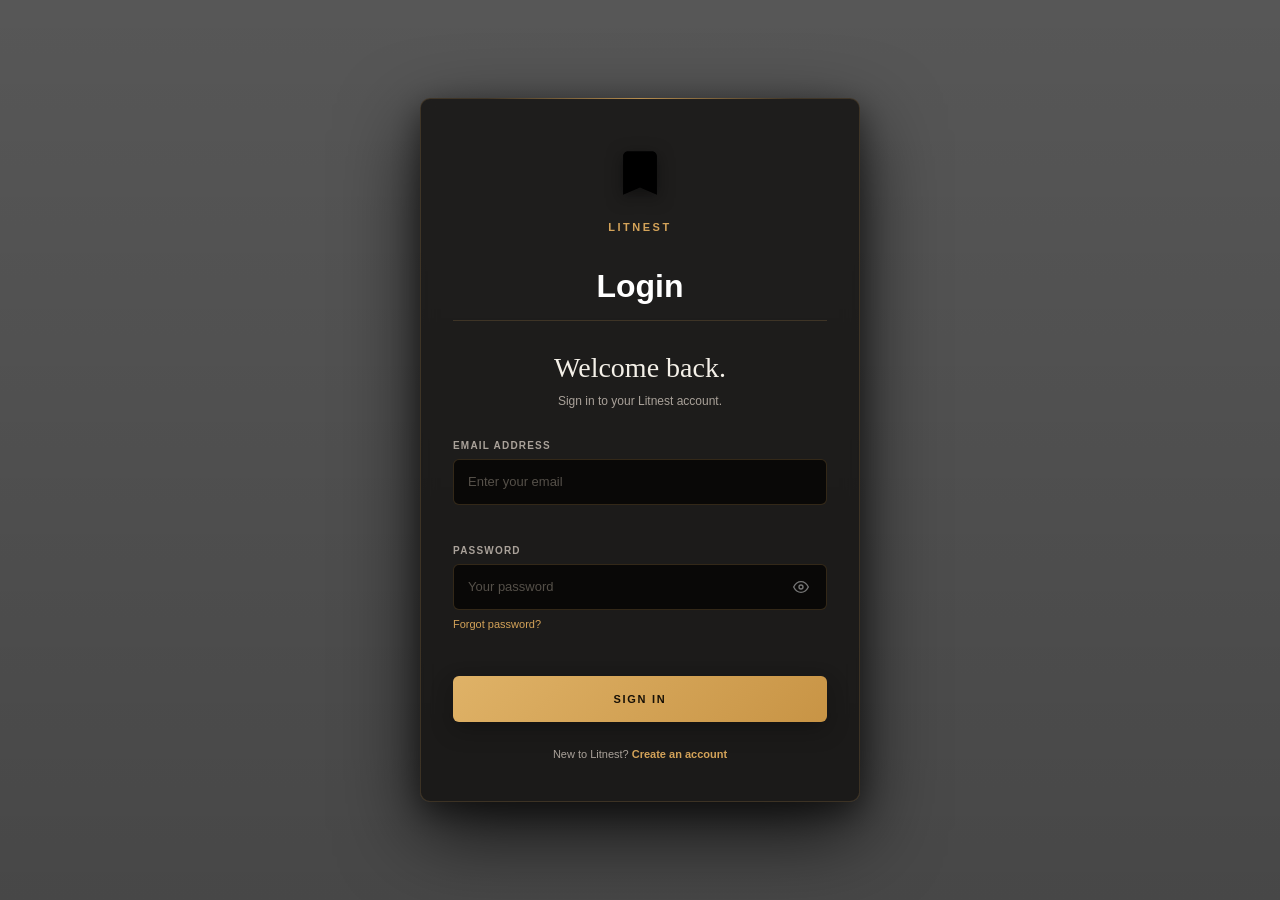
<file: BookWeb/index.html>
<!DOCTYPE html>
<html lang="en">
<head>
  <meta charset="UTF-8">
  <meta name="viewport" content="width=device-width, initial-scale=1.0">
  <title>Litnest - Sign In</title>
  <link rel="stylesheet" href="css/style.css">
</head>
<body>

  <div class="login-card">
    <!-- Brand Logo -->
    <div class="brand">
      <svg viewBox="0 0 24 24"><path d="M17 3H7c-1.1 0-1.99.9-1.99 2L5 21l7-3 7 3V5c0-1.1-.9-2-2-2z"/></svg>
      Litnest
    </div>

    <!-- Navigation Tabs -->
    <div class="nav-tabs">
      <a>Login</a>
    </div>

    <!-- Title Section -->
    <h1 class="title">Welcome back.</h1>
    <p class="subtitle">Sign in to your Litnest account.</p>

    <!-- Login Form -->
    <form id="loginForm" novalidate>
      <div class="form-group">
        <label class="form-label" for="loginEmail">Email Address</label>
        <div class="input-wrapper">
          <input id="loginEmail" type="email" class="form-input" placeholder="Enter your email" required>
        </div>
        <div class="field-error" id="loginEmailError"></div>
      </div>

      <div class="form-group">
        <label class="form-label" for="loginPassword">Password</label>
        <div class="input-wrapper">
          <input id="loginPassword" type="password" class="form-input" placeholder="Your password" required>
          <button type="button" id="loginToggle" class="toggle-password" data-target="loginPassword" aria-label="Toggle password visibility">
            <svg width="16" height="16" viewBox="0 0 24 24" fill="none" stroke="currentColor" stroke-width="2">
              <path d="M1 12s4-8 11-8 11 8 11 8-4 8-11 8-11-8-11-8z"/>
              <circle cx="12" cy="12" r="3"/>
            </svg>
          </button>
        </div>
        <a href="#" class="forgot-pass">Forgot password?</a>
        <div class="field-error" id="loginPasswordError"></div>
      </div>

      <button type="submit" class="btn-primary">Sign In</button>
    </form>

    <!-- Footer Link -->
    <p class="footer-text">
      New to Litnest? <a href="register.html">Create an account</a>
    </p>
  </div>

   <script src="js/db.js"></script>
  <script src="js/auth.js"></script>
</body>
</html>
</file>
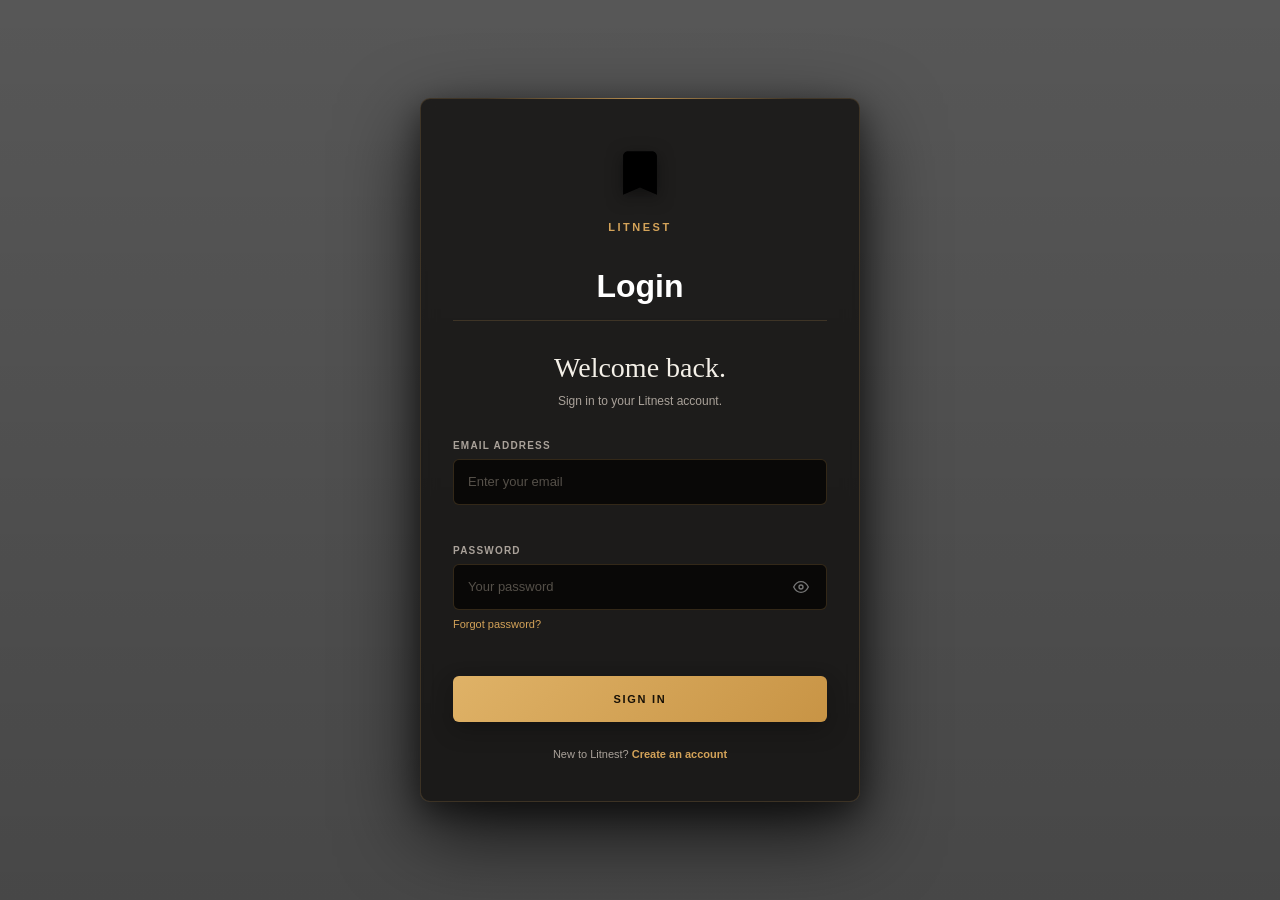
<file: BookWeb/dashboard.html>
<!DOCTYPE html>
<html lang="en">

<head>
  <meta charset="UTF-8">
  <meta name="viewport" content="width=device-width, initial-scale=1.0">
  <title>Litnest</title>
  <link rel="stylesheet" href="css/dashboard.css">
</head>

<body>

  <!-- =========================
       TOP HEADER
  ========================== -->
  <header>
    <div class="brand">
      <svg width="14" height="14" viewBox="0 0 24 24" fill="currentColor">
        <path d="M19 2H6c-1.2 0-2 .8-2 2v16c0 1.2.8 2 2 2h13V2zM6 4h11v14H6V4z" />
      </svg>
      Litnest
    </div>
    <nav>
      <a href="dashboard.html" class="active">Home</a>
      <a href="profile.html">Profile</a>
    </nav>
    <div class="user-profile" id="userProfile">
      <div class="avatar">U</div>
      <span>▼</span>
      <div class="dropdown-menu" id="dropdownMenu">
        <a href="#" id="logoutBtn">Logout</a>
      </div>
    </div>
  </header>

  <!-- =========================
       SEARCH BAR – VISIBLE
  ========================== -->
  <div class="search-bar">
    <input type="text" id="searchInput" placeholder="Search books, authors, or genres...">
  </div>

  <!-- No results message -->
  <div id="noResults" style="display: none;">
    <p>No books found</p>
    <p>Try a different keyword.</p>
  </div>

  <!-- =========================
       RECOMMENDED FOR YOU
  ========================== -->
  <section class="shelf-container">

    <div class="section-header">
      <div>
        <div class="category-badge">★ PERSONALIZED</div>
        <h2 class="section-title">Recommended for You</h2>
      </div>

      <a href="#" class="see-all">SEE ALL &gt;</a>
    </div>

    <div class="books-grid">

      <!-- Book 1 -->
      <div class="book-card">
        <div class="cover-wrapper">
          <img src="images/book1.jpg" alt="The Great Gatsby">
          <span class="badge bestseller">Bestseller</span>
        </div>
        <div class="book-title">The Great Gatsby</div>
        <div class="book-author">F. Scott Fitzgerald</div>
        <div class="book-meta">
          <span class="genre-tag">Classic</span>
          <span class="rating">4.5</span>
        </div>
      </div>

      <!-- Book 2 -->
      <div class="book-card">
        <div class="cover-wrapper">
          <img src="images/book2.jpg" alt="Atomic Habits">
          <span class="badge bestseller">Bestseller</span>
        </div>
        <div class="book-title">Atomic Habits</div>
        <div class="book-author">James Clear</div>
        <div class="book-meta">
          <span class="genre-tag">Self Help</span>
          <span class="rating">4.8</span>
        </div>
      </div>

      <!-- Book 7 -->
      <div class="book-card">
        <div class="cover-wrapper">
          <img src="images/book7.jpg" alt="Harry Potter">
          <span class="badge new">New</span>
        </div>
        <div class="book-title">Harry Potter</div>
        <div class="book-author">J.K. Rowling</div>
        <div class="book-meta">
          <span class="genre-tag">Fantasy</span>
          <span class="rating">4.9</span>
        </div>
      </div>

      <!-- Book 11 -->
      <div class="book-card">
        <div class="cover-wrapper">
          <img src="images/book11.jpg" alt="The Midnight Library">
          <span class="badge new">New</span>
        </div>
        <div class="book-title">The Midnight Library</div>
        <div class="book-author">Matt Haig</div>
        <div class="book-meta">
          <span class="genre-tag">Fiction</span>
          <span class="rating">4.5</span>
        </div>
      </div>

    </div>
  </section>


  <!-- =========================
       CLASSIC
  ========================== -->
  <section class="shelf-container">

    <div class="section-header">
      <div>
        <div class="category-badge">📖 GENRE</div>
        <h2 class="section-title">Classic</h2>
      </div>

      <a href="#" class="see-all">SEE ALL &gt;</a>
    </div>

    <div class="books-grid">

      <!-- Existing: Book 1 -->
      <div class="book-card">
        <div class="cover-wrapper">
          <img src="images/book1.jpg" alt="The Great Gatsby">
          <span class="badge bestseller">Bestseller</span>
        </div>
        <div class="book-title">The Great Gatsby</div>
        <div class="book-author">F. Scott Fitzgerald</div>
        <div class="book-meta">
          <span class="genre-tag">Classic</span>
          <span class="rating">4.5</span>
        </div>
      </div>

      <!-- Book 13 -->
      <div class="book-card">
        <div class="cover-wrapper">
          <img src="images/book13.jpg" alt="To Kill a Mockingbird">
        </div>
        <div class="book-title">To Kill a Mockingbird</div>
        <div class="book-author">Harper Lee</div>
        <div class="book-meta">
          <span class="genre-tag">Classic</span>
          <span class="rating">4.8</span>
        </div>
      </div>

      <!-- Book 14 -->
      <div class="book-card">
        <div class="cover-wrapper">
          <img src="images/book14.jpg" alt="Little Women">
        </div>
        <div class="book-title">Little Women</div>
        <div class="book-author">Louisa May Alcott</div>
        <div class="book-meta">
          <span class="genre-tag">Classic</span>
          <span class="rating">4.6</span>
        </div>
      </div>

      <!-- Book 15 -->
      <div class="book-card">
        <div class="cover-wrapper">
          <img src="images/book15.jpg" alt="The Catcher in the Rye">
        </div>
        <div class="book-title">The Catcher in the Rye</div>
        <div class="book-author">J.D. Salinger</div>
        <div class="book-meta">
          <span class="genre-tag">Classic</span>
          <span class="rating">4.3</span>
        </div>
      </div>

      <!-- Book 16 -->
      <div class="book-card">
        <div class="cover-wrapper">
          <img src="images/book16.jpg" alt="Jane Eyre">
        </div>
        <div class="book-title">Jane Eyre</div>
        <div class="book-author">Charlotte Brontë</div>
        <div class="book-meta">
          <span class="genre-tag">Classic</span>
          <span class="rating">4.7</span>
        </div>
      </div>

      <!-- Book 17 -->
      <div class="book-card">
        <div class="cover-wrapper">
          <img src="images/book17.jpg" alt="The Picture of Dorian Gray">
        </div>
        <div class="book-title">The Picture of Dorian Gray</div>
        <div class="book-author">Oscar Wilde</div>
        <div class="book-meta">
          <span class="genre-tag">Classic</span>
          <span class="rating">4.6</span>
        </div>
      </div>

    </div>
  </section>


  <!-- =========================
       SELF HELP
  ========================== -->
  <section class="shelf-container">

    <div class="section-header">
      <div>
        <div class="category-badge">🧠 GENRE</div>
        <h2 class="section-title">Self Help</h2>
      </div>

      <a href="#" class="see-all">SEE ALL &gt;</a>
    </div>

    <div class="books-grid">

      <!-- Existing: Book 2 -->
      <div class="book-card">
        <div class="cover-wrapper">
          <img src="images/book2.jpg" alt="Atomic Habits">
          <span class="badge bestseller">Bestseller</span>
        </div>
        <div class="book-title">Atomic Habits</div>
        <div class="book-author">James Clear</div>
        <div class="book-meta">
          <span class="genre-tag">Self Help</span>
          <span class="rating">4.8</span>
        </div>
      </div>

      <!-- Book 18 -->
      <div class="book-card">
        <div class="cover-wrapper">
          <img src="images/book18.jpg" alt="The 7 Habits of Highly Effective People">
        </div>
        <div class="book-title">The 7 Habits of Highly Effective People</div>
        <div class="book-author">Stephen R. Covey</div>
        <div class="book-meta">
          <span class="genre-tag">Self Help</span>
          <span class="rating">4.7</span>
        </div>
      </div>

      <!-- Book 19 -->
      <div class="book-card">
        <div class="cover-wrapper">
          <img src="images/book19.jpg" alt="How to Win Friends and Influence People">
        </div>
        <div class="book-title">How to Win Friends and Influence People</div>
        <div class="book-author">Dale Carnegie</div>
        <div class="book-meta">
          <span class="genre-tag">Self Help</span>
          <span class="rating">4.7</span>
        </div>
      </div>

      <!-- Book 20 -->
      <div class="book-card">
        <div class="cover-wrapper">
          <img src="images/book20.jpg" alt="The Power of Now">
        </div>
        <div class="book-title">The Power of Now</div>
        <div class="book-author">Eckhart Tolle</div>
        <div class="book-meta">
          <span class="genre-tag">Self Help</span>
          <span class="rating">4.6</span>
        </div>
      </div>

      <!-- Book 21 -->
      <div class="book-card">
        <div class="cover-wrapper">
          <img src="images/book21.jpg" alt="Deep Work">
        </div>
        <div class="book-title">Deep Work</div>
        <div class="book-author">Cal Newport</div>
        <div class="book-meta">
          <span class="genre-tag">Self Help</span>
          <span class="rating">4.6</span>
        </div>
      </div>

      <!-- Book 22 -->
      <div class="book-card">
        <div class="cover-wrapper">
          <img src="images/book22.jpg" alt="The Subtle Art of Not Giving a F*ck">
        </div>
        <div class="book-title">The Subtle Art of Not Giving a F*ck</div>
        <div class="book-author">Mark Manson</div>
        <div class="book-meta">
          <span class="genre-tag">Self Help</span>
          <span class="rating">4.5</span>
        </div>
      </div>

    </div>
  </section>


  <!-- =========================
       DYSTOPIAN
  ========================== -->
  <section class="shelf-container">

    <div class="section-header">
      <div>
        <div class="category-badge">🌑 GENRE</div>
        <h2 class="section-title">Dystopian</h2>
      </div>

      <a href="#" class="see-all">SEE ALL &gt;</a>
    </div>

    <div class="books-grid">

      <!-- Existing: Book 4 -->
      <div class="book-card">
        <div class="cover-wrapper">
          <img src="images/book4.jpg" alt="1984">
          <span class="badge new">New</span>
        </div>
        <div class="book-title">1984</div>
        <div class="book-author">George Orwell</div>
        <div class="book-meta">
          <span class="genre-tag">Dystopian</span>
          <span class="rating">4.7</span>
        </div>
      </div>

    </div>
  </section>


  <!-- =========================
       FINANCE
  ========================== -->
  <section class="shelf-container">

    <div class="section-header">
      <div>
        <div class="category-badge">💰 GENRE</div>
        <h2 class="section-title">Finance</h2>
      </div>

      <a href="#" class="see-all">SEE ALL &gt;</a>
    </div>

    <div class="books-grid">

      <!-- Existing: Book 5 -->
      <div class="book-card">
        <div class="cover-wrapper">
          <img src="images/book5.jpg" alt="The Psychology of Money">
          <span class="badge bestseller">Bestseller</span>
        </div>
        <div class="book-title">The Psychology of Money</div>
        <div class="book-author">Morgan Housel</div>
        <div class="book-meta">
          <span class="genre-tag">Finance</span>
          <span class="rating">4.8</span>
        </div>
      </div>

      <!-- Existing: Book 6 -->
      <div class="book-card">
        <div class="cover-wrapper">
          <img src="images/book6.jpg" alt="Rich Dad Poor Dad">
        </div>
        <div class="book-title">Rich Dad Poor Dad</div>
        <div class="book-author">Robert Kiyosaki</div>
        <div class="book-meta">
          <span class="genre-tag">Finance</span>
          <span class="rating">4.6</span>
        </div>
      </div>

      <!-- Book 23 -->
      <div class="book-card">
        <div class="cover-wrapper">
          <img src="images/book23.jpg" alt="The Intelligent Investor">
        </div>
        <div class="book-title">The Intelligent Investor</div>
        <div class="book-author">Benjamin Graham</div>
        <div class="book-meta">
          <span class="genre-tag">Finance</span>
          <span class="rating">4.5</span>
        </div>
      </div>

      <!-- Book 24 -->
      <div class="book-card">
        <div class="cover-wrapper">
          <img src="images/book24.jpg" alt="I Will Teach You to Be Rich">
        </div>
        <div class="book-title">I Will Teach You to Be Rich</div>
        <div class="book-author">Ramit Sethi</div>
        <div class="book-meta">
          <span class="genre-tag">Finance</span>
          <span class="rating">4.6</span>
        </div>
      </div>

      <!-- Book 25 -->
      <div class="book-card">
        <div class="cover-wrapper">
          <img src="images/book25.jpg" alt="Your Money or Your Life">
        </div>
        <div class="book-title">Your Money or Your Life</div>
        <div class="book-author">Vicki Robin</div>
        <div class="book-meta">
          <span class="genre-tag">Finance</span>
          <span class="rating">4.4</span>
        </div>
      </div>

      <!-- Book 26 -->
      <div class="book-card">
        <div class="cover-wrapper">
          <img src="images/book26.jpg" alt="The Richest Man in Babylon">
        </div>
        <div class="book-title">The Richest Man in Babylon</div>
        <div class="book-author">George S. Clason</div>
        <div class="book-meta">
          <span class="genre-tag">Finance</span>
          <span class="rating">4.6</span>
        </div>
      </div>

      <!-- Book 27 -->
      <div class="book-card">
        <div class="cover-wrapper">
          <img src="images/book27.jpg" alt="One Up On Wall Street">
        </div>
        <div class="book-title">One Up On Wall Street</div>
        <div class="book-author">Peter Lynch</div>
        <div class="book-meta">
          <span class="genre-tag">Finance</span>
          <span class="rating">4.5</span>
        </div>
      </div>

    </div>
  </section>


  <!-- =========================
       FANTASY
  ========================== -->
  <section class="shelf-container">

    <div class="section-header">
      <div>
        <div class="category-badge">🧙 GENRE</div>
        <h2 class="section-title">Fantasy</h2>
      </div>

      <a href="#" class="see-all">SEE ALL &gt;</a>
    </div>

    <div class="books-grid">

      <!-- Existing: Book 7 -->
      <div class="book-card">
        <div class="cover-wrapper">
          <img src="images/book7.jpg" alt="Harry Potter">
          <span class="badge new">New</span>
        </div>
        <div class="book-title">Harry Potter</div>
        <div class="book-author">J.K. Rowling</div>
        <div class="book-meta">
          <span class="genre-tag">Fantasy</span>
          <span class="rating">4.9</span>
        </div>
      </div>

      <!-- Existing: Book 8 -->
      <div class="book-card">
        <div class="cover-wrapper">
          <img src="images/book8.jpg" alt="The Hobbit">
        </div>
        <div class="book-title">The Hobbit</div>
        <div class="book-author">J.R.R. Tolkien</div>
        <div class="book-meta">
          <span class="genre-tag">Fantasy</span>
          <span class="rating">4.8</span>
        </div>
      </div>

      <!-- Book 28 -->
      <div class="book-card">
        <div class="cover-wrapper">
          <img src="images/book28.jpg" alt="The Lord of the Rings">
          <span class="badge bestseller">Bestseller</span>
        </div>
        <div class="book-title">The Lord of the Rings</div>
        <div class="book-author">J.R.R. Tolkien</div>
        <div class="book-meta">
          <span class="genre-tag">Fantasy</span>
          <span class="rating">4.9</span>
        </div>
      </div>

      <!-- Book 29 -->
      <div class="book-card">
        <div class="cover-wrapper">
          <img src="images/book29.jpg" alt="Percy Jackson and the Olympians">
        </div>
        <div class="book-title">Percy Jackson and the Olympians</div>
        <div class="book-author">Rick Riordan</div>
        <div class="book-meta">
          <span class="genre-tag">Fantasy</span>
          <span class="rating">4.7</span>
        </div>
      </div>

      <!-- Book 30 -->
      <div class="book-card">
        <div class="cover-wrapper">
          <img src="images/book30.jpg" alt="A Game of Thrones">
        </div>
        <div class="book-title">A Game of Thrones</div>
        <div class="book-author">George R.R. Martin</div>
        <div class="book-meta">
          <span class="genre-tag">Fantasy</span>
          <span class="rating">4.7</span>
        </div>
      </div>

      <!-- Book 31 -->
      <div class="book-card">
        <div class="cover-wrapper">
          <img src="images/book31.jpg" alt="The Chronicles of Narnia">
        </div>
        <div class="book-title">The Chronicles of Narnia</div>
        <div class="book-author">C.S. Lewis</div>
        <div class="book-meta">
          <span class="genre-tag">Fantasy</span>
          <span class="rating">4.8</span>
        </div>
      </div>

      <!-- Book 32 -->
      <div class="book-card">
        <div class="cover-wrapper">
          <img src="images/book32.jpg" alt="The Name of the Wind">
        </div>
        <div class="book-title">The Name of the Wind</div>
        <div class="book-author">Patrick Rothfuss</div>
        <div class="book-meta">
          <span class="genre-tag">Fantasy</span>
          <span class="rating">4.6</span>
        </div>
      </div>

    </div>
  </section>


  <!-- =========================
       ROMANCE
  ========================== -->
  <section class="shelf-container">

    <div class="section-header">
      <div>
        <div class="category-badge">❤️ GENRE</div>
        <h2 class="section-title">Romance</h2>
      </div>

      <a href="#" class="see-all">SEE ALL &gt;</a>
    </div>

    <div class="books-grid">

      <!-- Existing: Book 9 -->
      <div class="book-card">
        <div class="cover-wrapper">
          <img src="images/book9.jpg" alt="Pride and Prejudice">
        </div>
        <div class="book-title">Pride and Prejudice</div>
        <div class="book-author">Jane Austen</div>
        <div class="book-meta">
          <span class="genre-tag">Romance</span>
          <span class="rating">4.7</span>
        </div>
      </div>

      <!-- Existing: Book 12 -->
      <div class="book-card">
        <div class="cover-wrapper">
          <img src="images/book12.jpg" alt="It Ends With Us">
        </div>
        <div class="book-title">It Ends With Us</div>
        <div class="book-author">Colleen Hoover</div>
        <div class="book-meta">
          <span class="genre-tag">Romance</span>
          <span class="rating">4.4</span>
        </div>
      </div>

      <!-- Book 33 -->
      <div class="book-card">
        <div class="cover-wrapper">
          <img src="images/book33.jpg" alt="The Notebook">
        </div>
        <div class="book-title">The Notebook</div>
        <div class="book-author">Nicholas Sparks</div>
        <div class="book-meta">
          <span class="genre-tag">Romance</span>
          <span class="rating">4.5</span>
        </div>
      </div>

      <!-- Book 34 -->
      <div class="book-card">
        <div class="cover-wrapper">
          <img src="images/book34.jpg" alt="Me Before You">
        </div>
        <div class="book-title">Me Before You</div>
        <div class="book-author">Jojo Moyes</div>
        <div class="book-meta">
          <span class="genre-tag">Romance</span>
          <span class="rating">4.6</span>
        </div>
      </div>

      <!-- Book 35 -->
      <div class="book-card">
        <div class="cover-wrapper">
          <img src="images/book35.jpg" alt="The Fault in Our Stars">
        </div>
        <div class="book-title">The Fault in Our Stars</div>
        <div class="book-author">John Green</div>
        <div class="book-meta">
          <span class="genre-tag">Romance</span>
          <span class="rating">4.5</span>
        </div>
      </div>

      <!-- Book 36 -->
      <div class="book-card">
        <div class="cover-wrapper">
          <img src="images/book36.jpg" alt="The Love Hypothesis">
          <span class="badge new">New</span>
        </div>
        <div class="book-title">The Love Hypothesis</div>
        <div class="book-author">Ali Hazelwood</div>
        <div class="book-meta">
          <span class="genre-tag">Romance</span>
          <span class="rating">4.6</span>
        </div>
      </div>

      <!-- Book 37 -->
      <div class="book-card">
        <div class="cover-wrapper">
          <img src="images/book37.jpg" alt="Eleanor & Park">
        </div>
        <div class="book-title">Eleanor &amp; Park</div>
        <div class="book-author">Rainbow Rowell</div>
        <div class="book-meta">
          <span class="genre-tag">Romance</span>
          <span class="rating">4.4</span>
        </div>
      </div>

    </div>
  </section>


  <!-- =========================
       THRILLER
  ========================== -->
  <section class="shelf-container">

    <div class="section-header">
      <div>
        <div class="category-badge">🔪 GENRE</div>
        <h2 class="section-title">Thriller</h2>
      </div>

      <a href="#" class="see-all">SEE ALL &gt;</a>
    </div>

    <div class="books-grid">

      <!-- Existing: Book 10 -->
      <div class="book-card">
        <div class="cover-wrapper">
          <img src="images/book10.jpg" alt="The Silent Patient">
          <span class="badge bestseller">Bestseller</span>
        </div>
        <div class="book-title">The Silent Patient</div>
        <div class="book-author">Alex Michaelides</div>
        <div class="book-meta">
          <span class="genre-tag">Thriller</span>
          <span class="rating">4.6</span>
        </div>
      </div>

      <!-- Book 38 -->
      <div class="book-card">
        <div class="cover-wrapper">
          <img src="images/book38.jpg" alt="Gone Girl">
          <span class="badge bestseller">Bestseller</span>
        </div>
        <div class="book-title">Gone Girl</div>
        <div class="book-author">Gillian Flynn</div>
        <div class="book-meta">
          <span class="genre-tag">Thriller</span>
          <span class="rating">4.5</span>
        </div>
      </div>

      <!-- Book 39 -->
      <div class="book-card">
        <div class="cover-wrapper">
          <img src="images/book39.jpg" alt="The Girl on the Train">
        </div>
        <div class="book-title">The Girl on the Train</div>
        <div class="book-author">Paula Hawkins</div>
        <div class="book-meta">
          <span class="genre-tag">Thriller</span>
          <span class="rating">4.3</span>
        </div>
      </div>

      <!-- Book 40 -->
      <div class="book-card">
        <div class="cover-wrapper">
          <img src="images/book40.jpg" alt="The Da Vinci Code">
        </div>
        <div class="book-title">The Da Vinci Code</div>
        <div class="book-author">Dan Brown</div>
        <div class="book-meta">
          <span class="genre-tag">Thriller</span>
          <span class="rating">4.5</span>
        </div>
      </div>

      <!-- Book 41 -->
      <div class="book-card">
        <div class="cover-wrapper">
          <img src="images/book41.jpg" alt="The Woman in the Window">
        </div>
        <div class="book-title">The Woman in the Window</div>
        <div class="book-author">A.J. Finn</div>
        <div class="book-meta">
          <span class="genre-tag">Thriller</span>
          <span class="rating">4.2</span>
        </div>
      </div>

    </div>
  </section>


  <!-- =========================
       FICTION
  ========================== -->
  <section class="shelf-container">

    <div class="section-header">
      <div>
        <div class="category-badge">📕 GENRE</div>
        <h2 class="section-title">Fiction</h2>
      </div>

      <a href="#" class="see-all">SEE ALL &gt;</a>
    </div>

    <div class="books-grid">

      <!-- Existing: Book 3 -->
      <div class="book-card">
        <div class="cover-wrapper">
          <img src="images/book3.jpg" alt="The Alchemist">
        </div>
        <div class="book-title">The Alchemist</div>
        <div class="book-author">Paulo Coelho</div>
        <div class="book-meta">
          <span class="genre-tag">Fiction</span>
          <span class="rating">4.6</span>
        </div>
      </div>

      <!-- Existing: Book 11 -->
      <div class="book-card">
        <div class="cover-wrapper">
          <img src="images/book11.jpg" alt="The Midnight Library">
          <span class="badge new">New</span>
        </div>
        <div class="book-title">The Midnight Library</div>
        <div class="book-author">Matt Haig</div>
        <div class="book-meta">
          <span class="genre-tag">Fiction</span>
          <span class="rating">4.5</span>
        </div>
      </div>

      <!-- Book 42 -->
      <div class="book-card">
        <div class="cover-wrapper">
          <img src="images/book42.jpg" alt="Where the Crawdads Sing">
          <span class="badge new">New</span>
        </div>
        <div class="book-title">Where the Crawdads Sing</div>
        <div class="book-author">Delia Owens</div>
        <div class="book-meta">
          <span class="genre-tag">Fiction</span>
          <span class="rating">4.5</span>
        </div>
      </div>
  </section>
  <!-- =========================
       FOOTER – CENTERED
  ========================== -->
  <footer class="site-footer"
    style="text-align: center; padding: 30px 0 20px; border-top: 1px solid rgba(212, 175, 55, 0.15); margin-top: 40px; color: var(--text-muted); font-size: 12px; letter-spacing: 1px;">
    <div>
      <span
        style="font-family: Georgia, serif; font-size: 14px; color: var(--gold-light); display: block; margin-bottom: 4px;">Litnest</span>
      <p style="margin: 0;">&copy; 2026 Litnest. All rights reserved.</p>
    </div>
  </footer>

  <script src="js/db.js"></script>
  <script src="js/dashboard.js"></script>
</body>

</html>
</file>
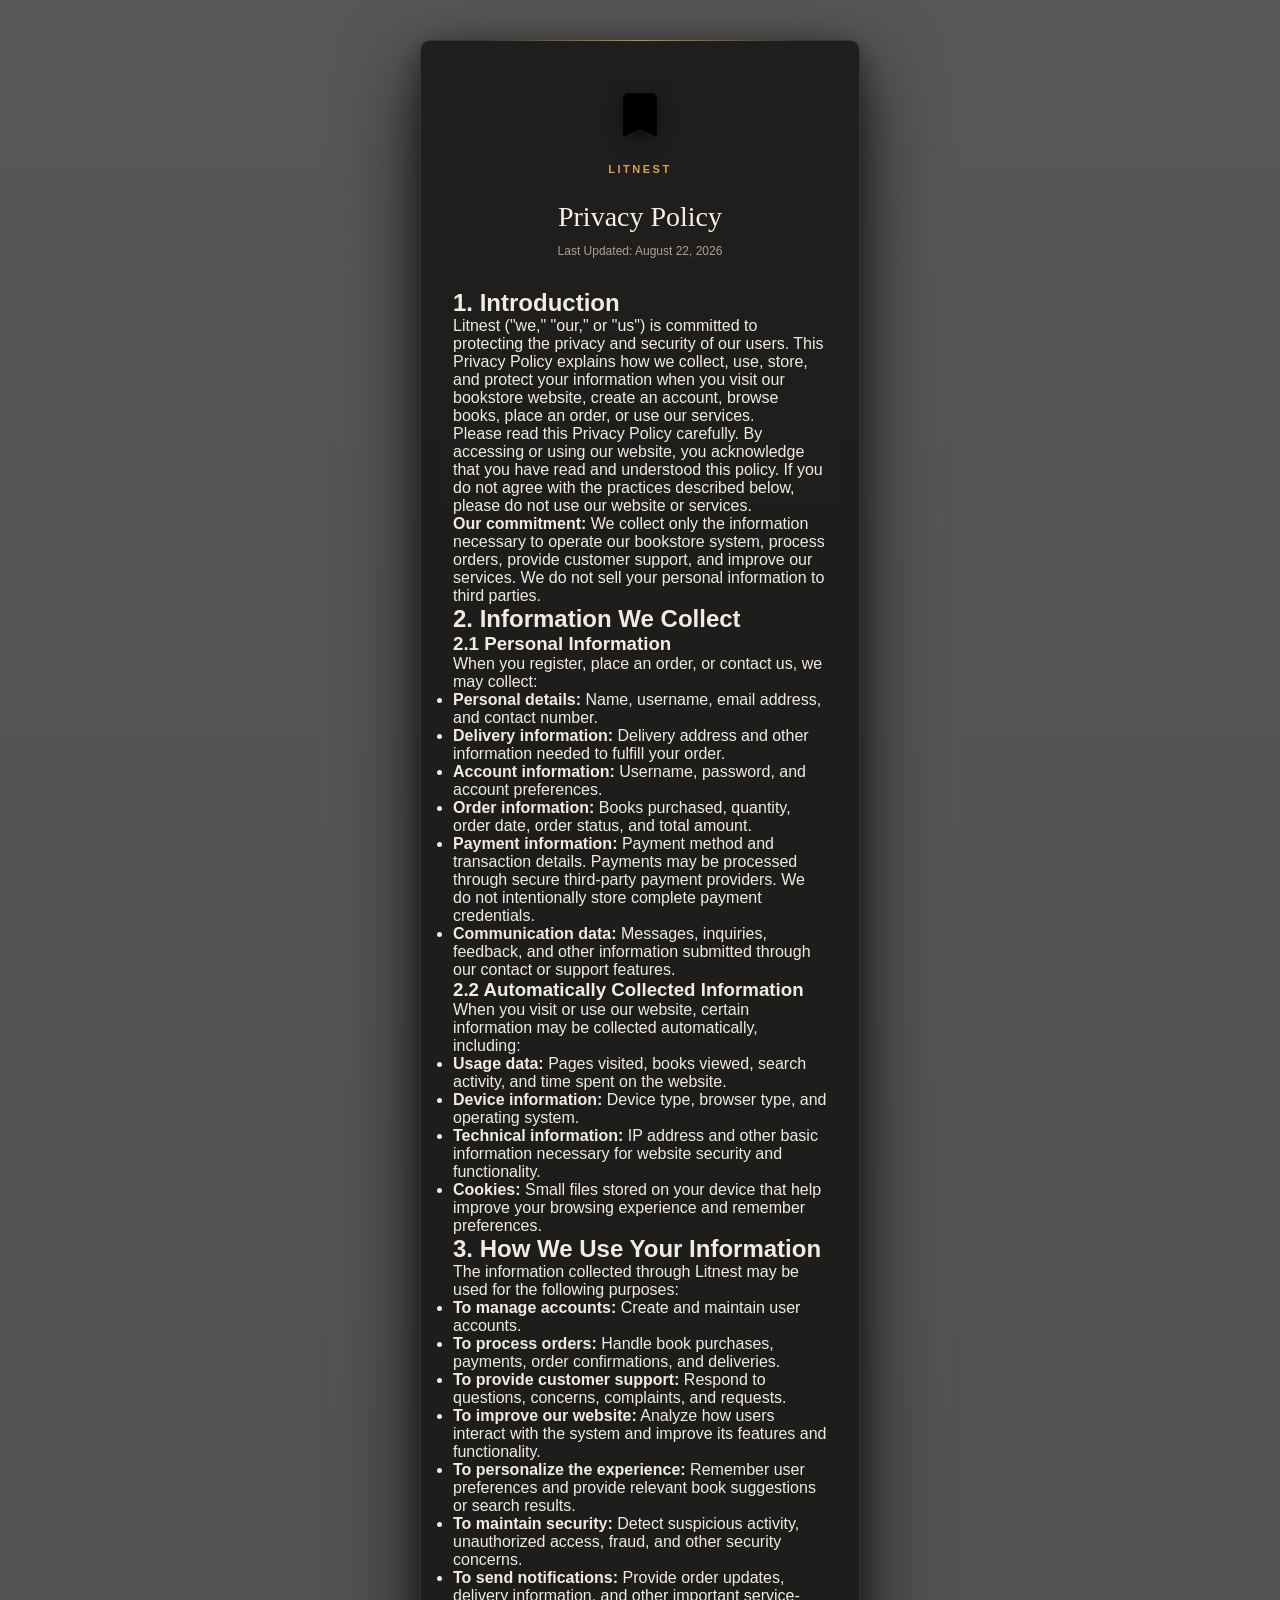
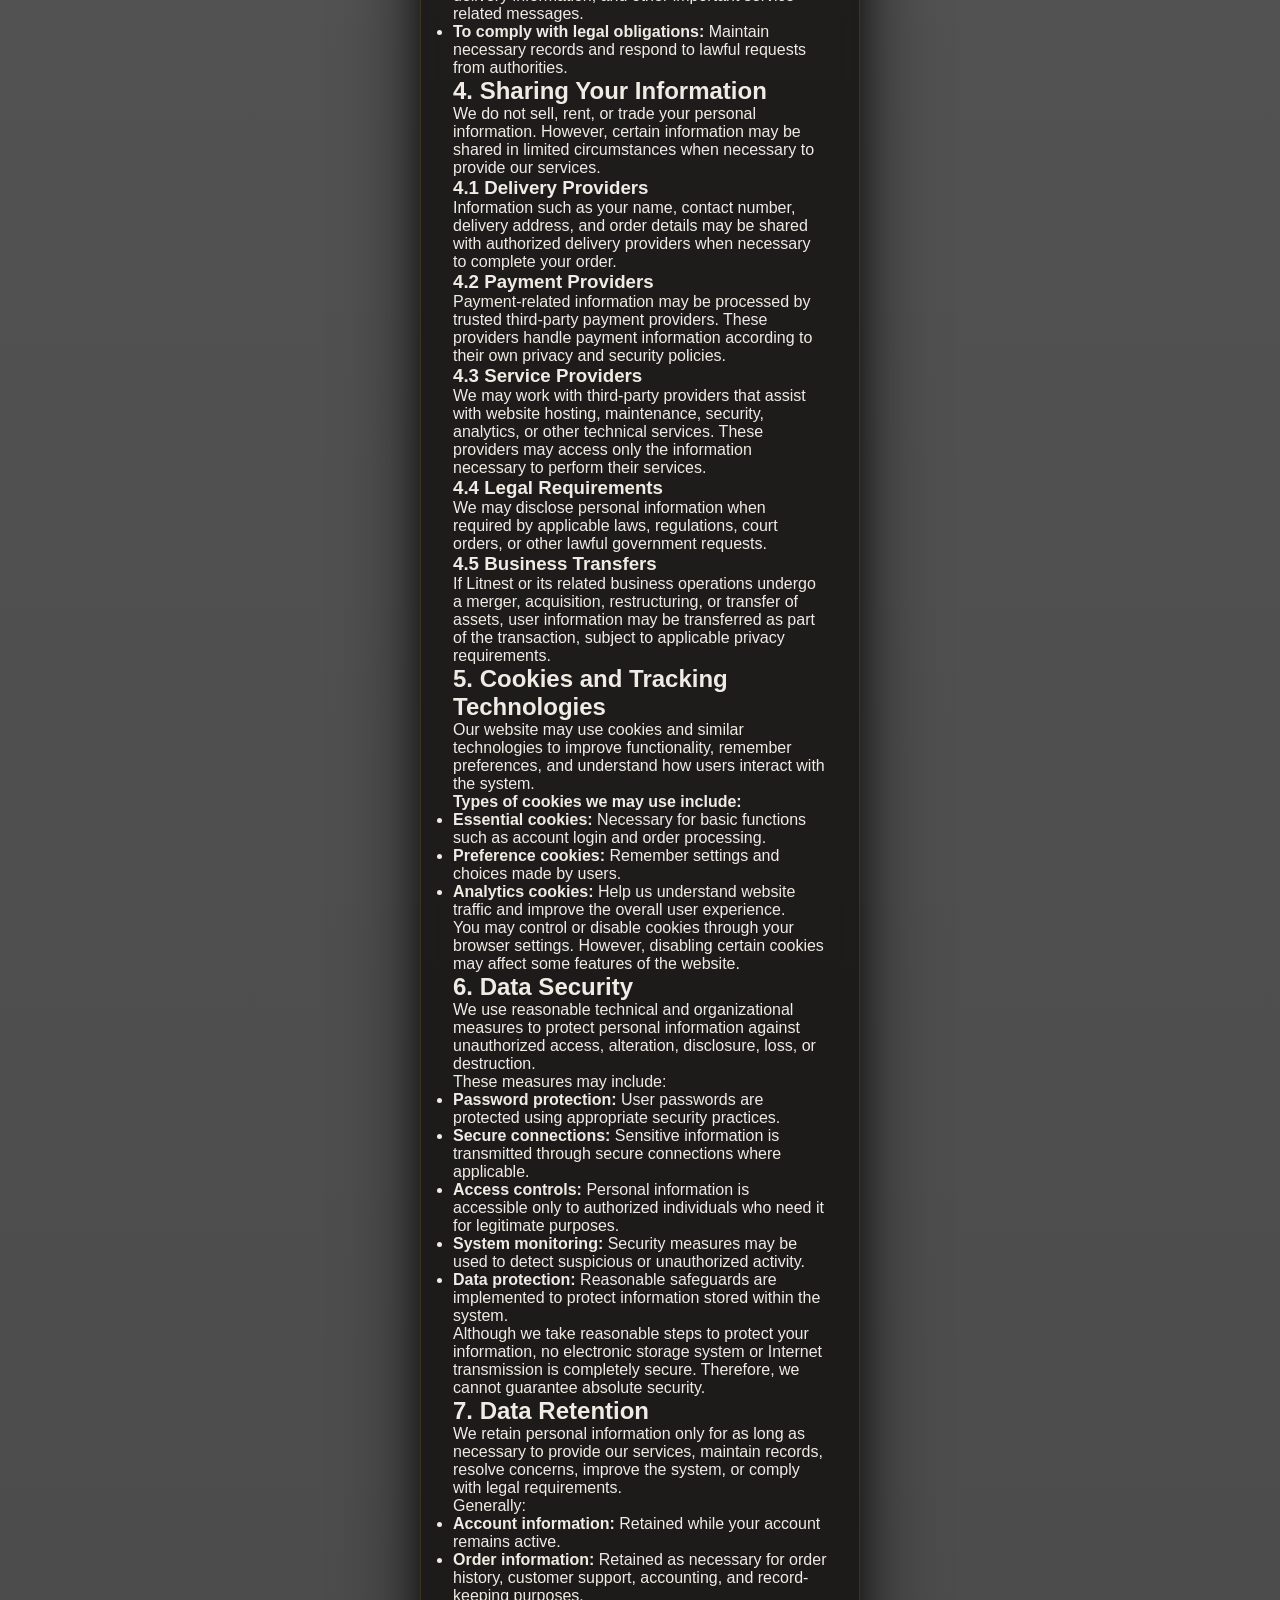
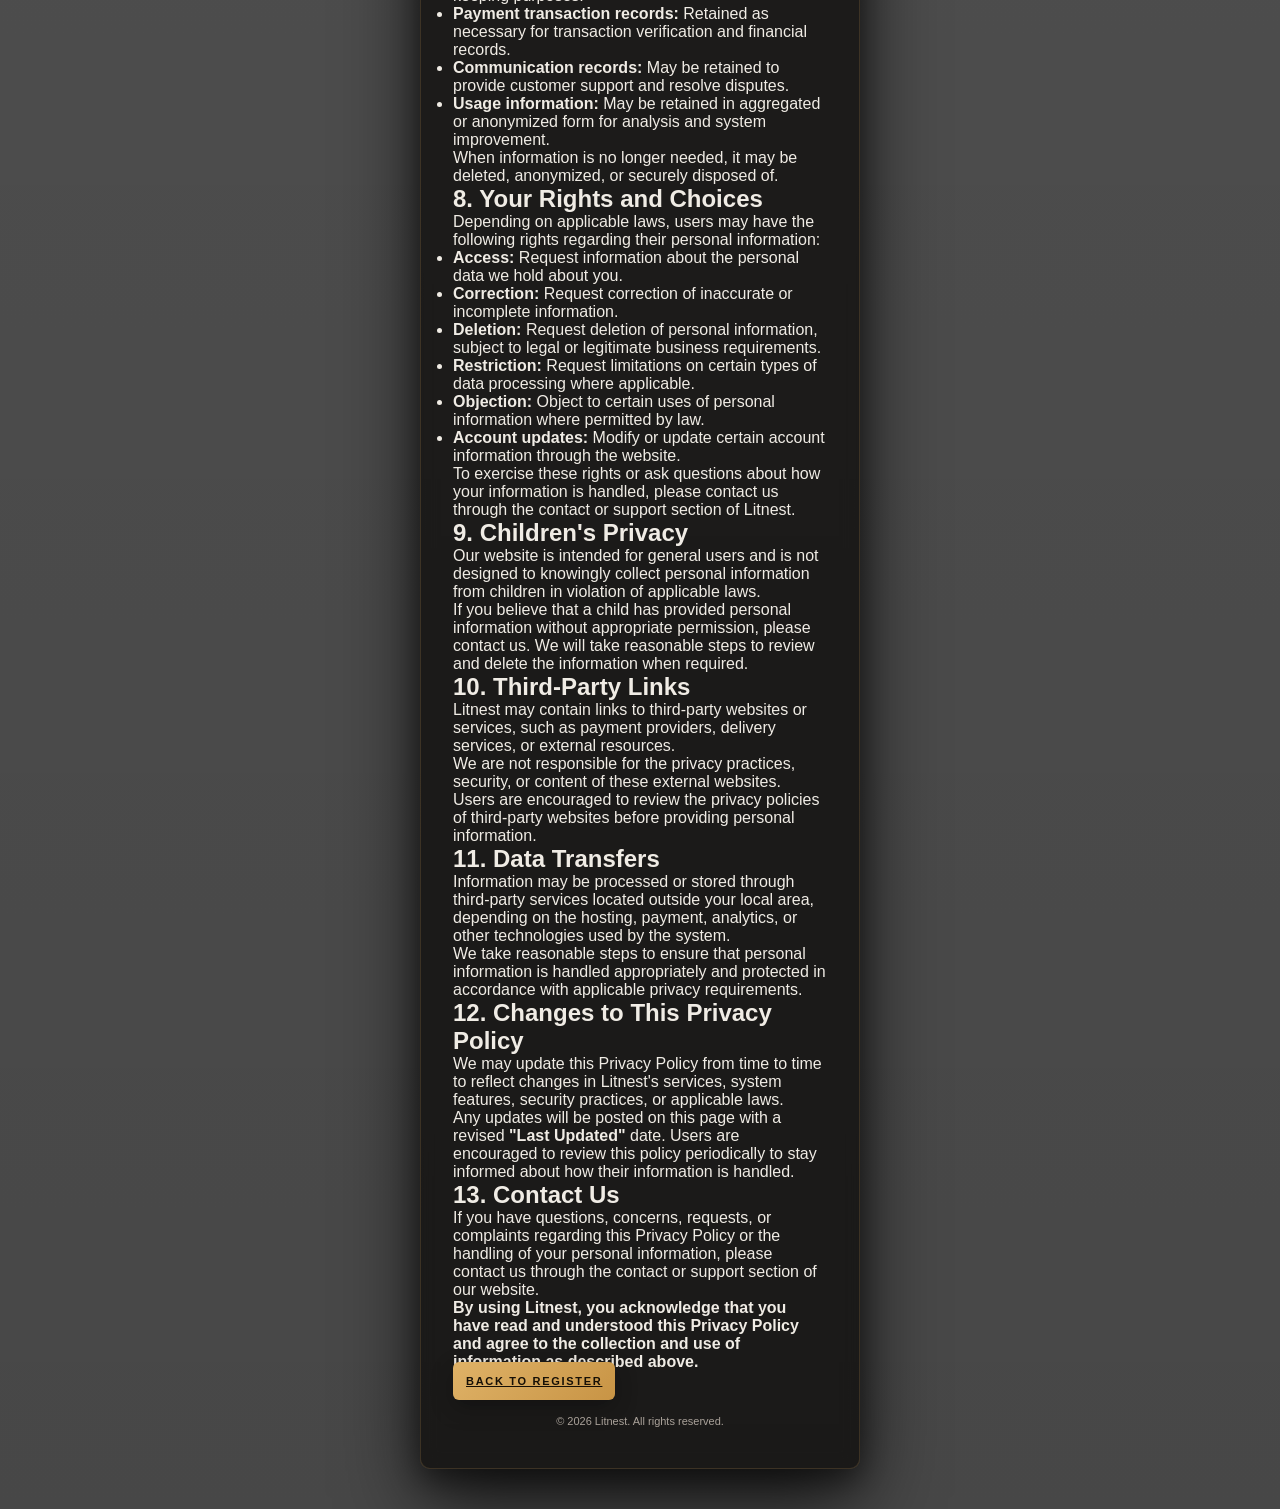
<file: BookWeb/privacy.html>
<!DOCTYPE html>
<html lang="en">

<head>
  <meta charset="UTF-8">
  <meta name="viewport" content="width=device-width, initial-scale=1.0">

  <title>Privacy Policy - Litnest</title>

  <link rel="stylesheet" href="css/style.css">
</head>

<body>

  <div class="login-card terms-card">

    <!-- Brand -->
    <div class="brand">

      <svg viewBox="0 0 24 24">
        <path d="M17 3H7c-1.1 0-1.99.9-1.99 2L5 21l7-3 7 3V5c0-1.1-.9-2-2-2z"/>
      </svg>

      Litnest

    </div>



    <!-- Header -->
    <h1 class="title">
      Privacy Policy
    </h1>

    <p class="subtitle">
      Last Updated: August 22, 2026
    </p>


    <!-- Privacy Content -->
    <div class="terms-content">

      <!-- 1 -->
      <section>
        <h2>1. Introduction</h2>

        <p>
          Litnest ("we," "our," or "us") is committed to protecting the
          privacy and security of our users. This Privacy Policy explains
          how we collect, use, store, and protect your information when you
          visit our bookstore website, create an account, browse books,
          place an order, or use our services.
        </p>

        <p>
          Please read this Privacy Policy carefully. By accessing or using
          our website, you acknowledge that you have read and understood
          this policy. If you do not agree with the practices described
          below, please do not use our website or services.
        </p>

        <p>
          <strong>Our commitment:</strong> We collect only the information
          necessary to operate our bookstore system, process orders, provide
          customer support, and improve our services. We do not sell your
          personal information to third parties.
        </p>
      </section>


      <!-- 2 -->
      <section>
        <h2>2. Information We Collect</h2>

        <h3>2.1 Personal Information</h3>

        <p>
          When you register, place an order, or contact us, we may collect:
        </p>

        <ul>
          <li>
            <strong>Personal details:</strong>
            Name, username, email address, and contact number.
          </li>

          <li>
            <strong>Delivery information:</strong>
            Delivery address and other information needed to fulfill your order.
          </li>

          <li>
            <strong>Account information:</strong>
            Username, password, and account preferences.
          </li>

          <li>
            <strong>Order information:</strong>
            Books purchased, quantity, order date, order status, and total amount.
          </li>

          <li>
            <strong>Payment information:</strong>
            Payment method and transaction details. Payments may be processed
            through secure third-party payment providers. We do not intentionally
            store complete payment credentials.
          </li>

          <li>
            <strong>Communication data:</strong>
            Messages, inquiries, feedback, and other information submitted
            through our contact or support features.
          </li>
        </ul>


        <h3>2.2 Automatically Collected Information</h3>

        <p>
          When you visit or use our website, certain information may be
          collected automatically, including:
        </p>

        <ul>
          <li>
            <strong>Usage data:</strong>
            Pages visited, books viewed, search activity, and time spent
            on the website.
          </li>

          <li>
            <strong>Device information:</strong>
            Device type, browser type, and operating system.
          </li>

          <li>
            <strong>Technical information:</strong>
            IP address and other basic information necessary for website
            security and functionality.
          </li>

          <li>
            <strong>Cookies:</strong>
            Small files stored on your device that help improve your browsing
            experience and remember preferences.
          </li>
        </ul>
      </section>


      <!-- 3 -->
      <section>
        <h2>3. How We Use Your Information</h2>

        <p>
          The information collected through Litnest may be used for the
          following purposes:
        </p>

        <ul>
          <li>
            <strong>To manage accounts:</strong>
            Create and maintain user accounts.
          </li>

          <li>
            <strong>To process orders:</strong>
            Handle book purchases, payments, order confirmations, and deliveries.
          </li>

          <li>
            <strong>To provide customer support:</strong>
            Respond to questions, concerns, complaints, and requests.
          </li>

          <li>
            <strong>To improve our website:</strong>
            Analyze how users interact with the system and improve its
            features and functionality.
          </li>

          <li>
            <strong>To personalize the experience:</strong>
            Remember user preferences and provide relevant book suggestions
            or search results.
          </li>

          <li>
            <strong>To maintain security:</strong>
            Detect suspicious activity, unauthorized access, fraud, and
            other security concerns.
          </li>

          <li>
            <strong>To send notifications:</strong>
            Provide order updates, delivery information, and other important
            service-related messages.
          </li>

          <li>
            <strong>To comply with legal obligations:</strong>
            Maintain necessary records and respond to lawful requests
            from authorities.
          </li>
        </ul>
      </section>


      <!-- 4 -->
      <section>
        <h2>4. Sharing Your Information</h2>

        <p>
          We do not sell, rent, or trade your personal information. However,
          certain information may be shared in limited circumstances when
          necessary to provide our services.
        </p>

        <h3>4.1 Delivery Providers</h3>

        <p>
          Information such as your name, contact number, delivery address,
          and order details may be shared with authorized delivery providers
          when necessary to complete your order.
        </p>

        <h3>4.2 Payment Providers</h3>

        <p>
          Payment-related information may be processed by trusted third-party
          payment providers. These providers handle payment information
          according to their own privacy and security policies.
        </p>

        <h3>4.3 Service Providers</h3>

        <p>
          We may work with third-party providers that assist with website
          hosting, maintenance, security, analytics, or other technical
          services. These providers may access only the information necessary
          to perform their services.
        </p>

        <h3>4.4 Legal Requirements</h3>

        <p>
          We may disclose personal information when required by applicable
          laws, regulations, court orders, or other lawful government requests.
        </p>

        <h3>4.5 Business Transfers</h3>

        <p>
          If Litnest or its related business operations undergo a merger,
          acquisition, restructuring, or transfer of assets, user information
          may be transferred as part of the transaction, subject to applicable
          privacy requirements.
        </p>
      </section>


      <!-- 5 -->
      <section>
        <h2>5. Cookies and Tracking Technologies</h2>

        <p>
          Our website may use cookies and similar technologies to improve
          functionality, remember preferences, and understand how users
          interact with the system.
        </p>

        <p>
          <strong>Types of cookies we may use include:</strong>
        </p>

        <ul>
          <li>
            <strong>Essential cookies:</strong>
            Necessary for basic functions such as account login and
            order processing.
          </li>

          <li>
            <strong>Preference cookies:</strong>
            Remember settings and choices made by users.
          </li>

          <li>
            <strong>Analytics cookies:</strong>
            Help us understand website traffic and improve the overall
            user experience.
          </li>
        </ul>

        <p>
          You may control or disable cookies through your browser settings.
          However, disabling certain cookies may affect some features
          of the website.
        </p>
      </section>


      <!-- 6 -->
      <section>
        <h2>6. Data Security</h2>

        <p>
          We use reasonable technical and organizational measures to protect
          personal information against unauthorized access, alteration,
          disclosure, loss, or destruction.
        </p>

        <p>These measures may include:</p>

        <ul>
          <li>
            <strong>Password protection:</strong>
            User passwords are protected using appropriate security practices.
          </li>

          <li>
            <strong>Secure connections:</strong>
            Sensitive information is transmitted through secure connections
            where applicable.
          </li>

          <li>
            <strong>Access controls:</strong>
            Personal information is accessible only to authorized individuals
            who need it for legitimate purposes.
          </li>

          <li>
            <strong>System monitoring:</strong>
            Security measures may be used to detect suspicious or
            unauthorized activity.
          </li>

          <li>
            <strong>Data protection:</strong>
            Reasonable safeguards are implemented to protect information
            stored within the system.
          </li>
        </ul>

        <p>
          Although we take reasonable steps to protect your information,
          no electronic storage system or Internet transmission is completely
          secure. Therefore, we cannot guarantee absolute security.
        </p>
      </section>


      <!-- 7 -->
      <section>
        <h2>7. Data Retention</h2>

        <p>
          We retain personal information only for as long as necessary to
          provide our services, maintain records, resolve concerns, improve
          the system, or comply with legal requirements.
        </p>

        <p>Generally:</p>

        <ul>
          <li>
            <strong>Account information:</strong>
            Retained while your account remains active.
          </li>

          <li>
            <strong>Order information:</strong>
            Retained as necessary for order history, customer support,
            accounting, and record-keeping purposes.
          </li>

          <li>
            <strong>Payment transaction records:</strong>
            Retained as necessary for transaction verification and
            financial records.
          </li>

          <li>
            <strong>Communication records:</strong>
            May be retained to provide customer support and resolve disputes.
          </li>

          <li>
            <strong>Usage information:</strong>
            May be retained in aggregated or anonymized form for analysis
            and system improvement.
          </li>
        </ul>

        <p>
          When information is no longer needed, it may be deleted,
          anonymized, or securely disposed of.
        </p>
      </section>


      <!-- 8 -->
      <section>
        <h2>8. Your Rights and Choices</h2>

        <p>
          Depending on applicable laws, users may have the following rights
          regarding their personal information:
        </p>

        <ul>
          <li>
            <strong>Access:</strong>
            Request information about the personal data we hold about you.
          </li>

          <li>
            <strong>Correction:</strong>
            Request correction of inaccurate or incomplete information.
          </li>

          <li>
            <strong>Deletion:</strong>
            Request deletion of personal information, subject to legal or
            legitimate business requirements.
          </li>

          <li>
            <strong>Restriction:</strong>
            Request limitations on certain types of data processing
            where applicable.
          </li>

          <li>
            <strong>Objection:</strong>
            Object to certain uses of personal information where permitted
            by law.
          </li>

          <li>
            <strong>Account updates:</strong>
            Modify or update certain account information through the website.
          </li>
        </ul>

        <p>
          To exercise these rights or ask questions about how your information
          is handled, please contact us through the contact or support section
          of Litnest.
        </p>
      </section>


      <!-- 9 -->
      <section>
        <h2>9. Children's Privacy</h2>

        <p>
          Our website is intended for general users and is not designed to
          knowingly collect personal information from children in violation
          of applicable laws.
        </p>

        <p>
          If you believe that a child has provided personal information
          without appropriate permission, please contact us. We will take
          reasonable steps to review and delete the information when required.
        </p>
      </section>


      <!-- 10 -->
      <section>
        <h2>10. Third-Party Links</h2>

        <p>
          Litnest may contain links to third-party websites or services,
          such as payment providers, delivery services, or external resources.
        </p>

        <p>
          We are not responsible for the privacy practices, security, or
          content of these external websites. Users are encouraged to review
          the privacy policies of third-party websites before providing
          personal information.
        </p>
      </section>


      <!-- 11 -->
      <section>
        <h2>11. Data Transfers</h2>

        <p>
          Information may be processed or stored through third-party services
          located outside your local area, depending on the hosting, payment,
          analytics, or other technologies used by the system.
        </p>

        <p>
          We take reasonable steps to ensure that personal information is
          handled appropriately and protected in accordance with applicable
          privacy requirements.
        </p>
      </section>


      <!-- 12 -->
      <section>
        <h2>12. Changes to This Privacy Policy</h2>

        <p>
          We may update this Privacy Policy from time to time to reflect
          changes in Litnest's services, system features, security practices,
          or applicable laws.
        </p>

        <p>
          Any updates will be posted on this page with a revised
          <strong>"Last Updated"</strong> date. Users are encouraged to
          review this policy periodically to stay informed about how their
          information is handled.
        </p>
      </section>


      <!-- 13 -->
      <section>
        <h2>13. Contact Us</h2>

        <p>
          If you have questions, concerns, requests, or complaints regarding
          this Privacy Policy or the handling of your personal information,
          please contact us through the contact or support section of our
          website.
        </p>

        <p>
          <strong>
            By using Litnest, you acknowledge that you have read and
            understood this Privacy Policy and agree to the collection
            and use of information as described above.
          </strong>
        </p>
      </section>

    </div>


    <!-- Back Button -->
    <a href="register.html" class="btn-primary terms-back">
      Back to Register
    </a>


    <!-- Footer -->
    <p class="footer-text">
      © 2026 Litnest. All rights reserved.
    </p>

  </div>

</body>
</html>
</file>
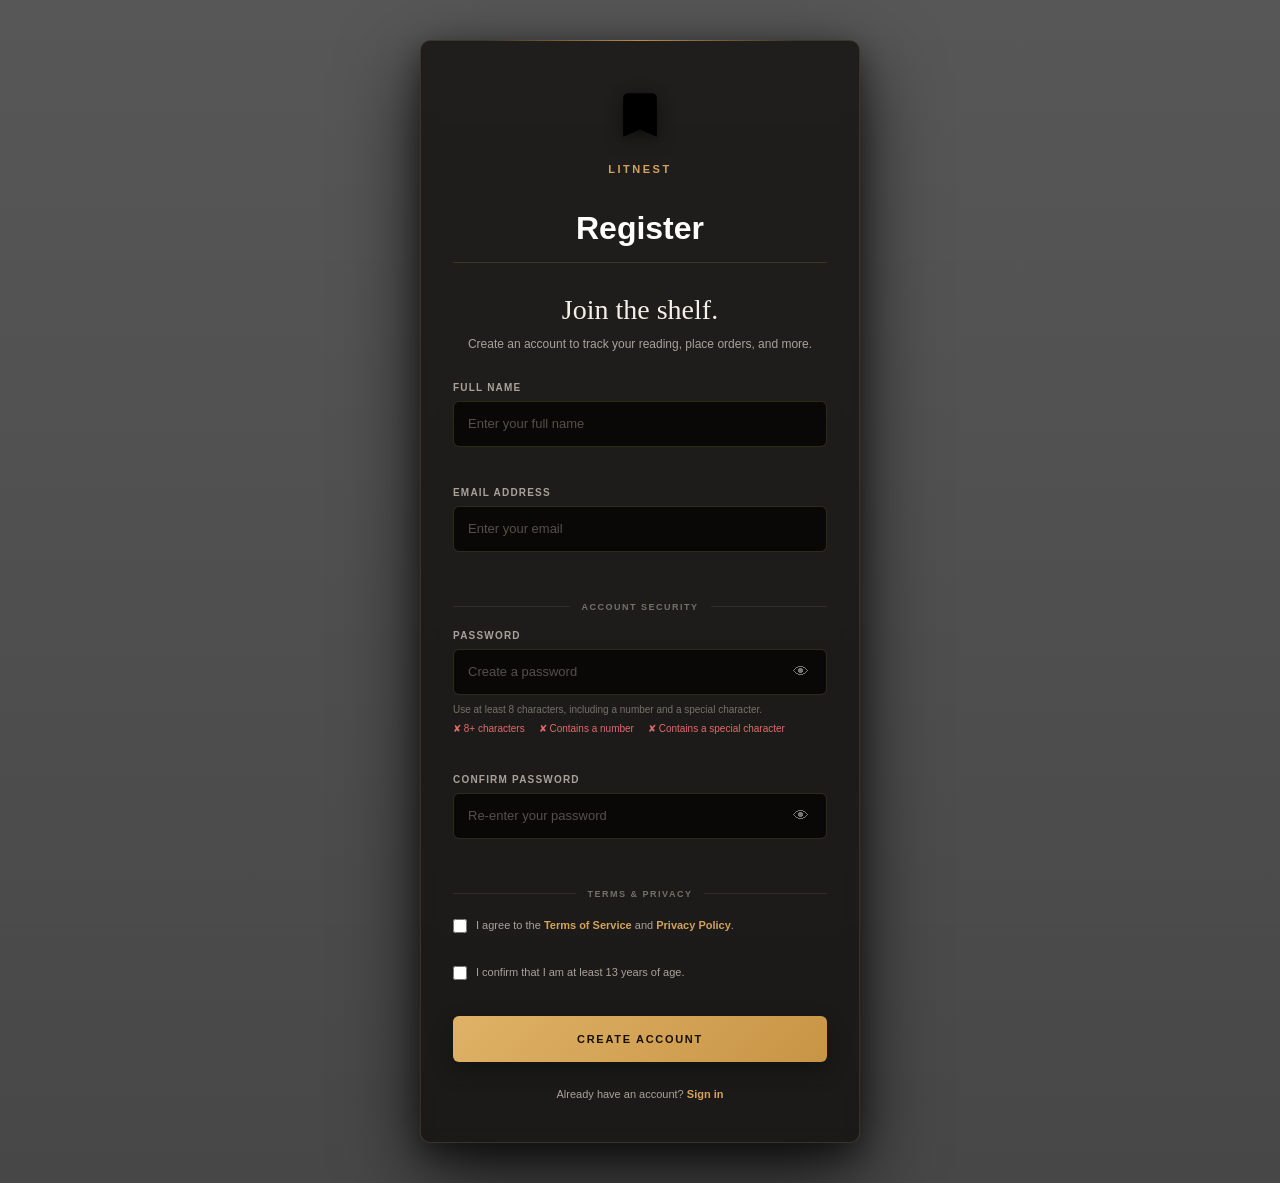
<file: BookWeb/register.html>
<!DOCTYPE html>
<html lang="en">

<head>
    <meta charset="UTF-8" />
    <meta name="viewport" content="width=device-width, initial-scale=1.0" />
    <title>Register - Litnest</title>
    <link rel="stylesheet" href="css/style.css" />
</head>

<body>

    <div class="login-card">
        <!-- Brand -->
        <div class="brand">
            <svg viewBox="0 0 24 24">
                <path d="M17 3H7c-1.1 0-1.99.9-1.99 2L5 21l7-3 7 3V5c0-1.1-.9-2-2-2z" />
            </svg>
            Litnest
        </div>

        <!-- Navigation -->
        <div class="nav-tabs"><a>Register</a></div>

        <!-- Title -->
        <h1 class="title">Join the shelf.</h1>
        <p class="subtitle">Create an account to track your reading, place orders, and more.</p>

        <!-- Register Form -->
        <form id="registerForm" novalidate>
            <!-- Full Name -->
            <div class="form-group">
                <label class="form-label" for="fullName">Full Name</label>
                <div class="input-wrapper">
                    <input id="fullName" type="text" class="form-input" placeholder="Enter your full name" required />
                </div>
                <div class="field-error" id="fullNameError"></div>
            </div>

            <!-- Email -->
            <div class="form-group">
                <label class="form-label" for="email">Email Address</label>
                <div class="input-wrapper">
                    <input id="email" type="email" class="form-input" placeholder="Enter your email" required />
                </div>
                <div class="field-error" id="emailError"></div>
            </div>

            <!-- Security -->
            <div class="section-divider"><span>Account Security</span></div>

            <!-- Password -->
            <div class="form-group">
                <label class="form-label" for="password">Password</label>
                <div class="input-wrapper">
                    <input id="password" type="password" class="form-input" placeholder="Create a password" required />
                    <button type="button" id="passwordToggle" class="toggle-password" data-target="password"
                        aria-label="Toggle password visibility">👁</button>
                </div>
                <div class="field-hint">Use at least 8 characters, including a number and a special character.</div>
                <ul class="password-requirements" id="passwordRequirements">
                    <li data-rule="length">✘ 8+ characters</li>
                    <li data-rule="number">✘ Contains a number</li>
                    <li data-rule="special">✘ Contains a special character</li>
                </ul>
                <div class="field-error" id="passwordError"></div>
            </div>

            <!-- Confirm Password -->
            <div class="form-group">
                <label class="form-label" for="confirmPassword">Confirm Password</label>
                <div class="input-wrapper">
                    <input id="confirmPassword" type="password" class="form-input" placeholder="Re-enter your password"
                        required />
                    <button type="button" class="toggle-password" data-target="confirmPassword"
                        aria-label="Toggle password visibility">👁</button>
                </div>
                <div class="field-error" id="confirmError"></div>
            </div>

            <!-- Terms & Privacy -->
            <div class="section-divider"><span>Terms & Privacy</span></div>

            <div class="checkbox-group">
                <input type="checkbox" id="terms" />
                <label for="terms">
                    I agree to the <a href="terms_and_service.html">Terms of Service</a> and <a
                        href="privacy.html">Privacy Policy</a>.
                </label>
            </div>
            <div class="field-error" id="termsError"></div>

            <div class="checkbox-group">
                <input type="checkbox" id="age" />
                <label for="age">I confirm that I am at least 13 years of age.</label>
            </div>
            <div class="field-error" id="ageError"></div>

            <!-- Submit -->
            <button type="submit" class="btn-primary">Create Account</button>

            <!-- Footer -->
            <p class="footer-text">Already have an account? <a href="index.html">Sign in</a></p>
        </form>
    </div>

    <script src="js/db.js"></script>
  <script src="js/auth.js"></script>
</body>
</html>
</file>
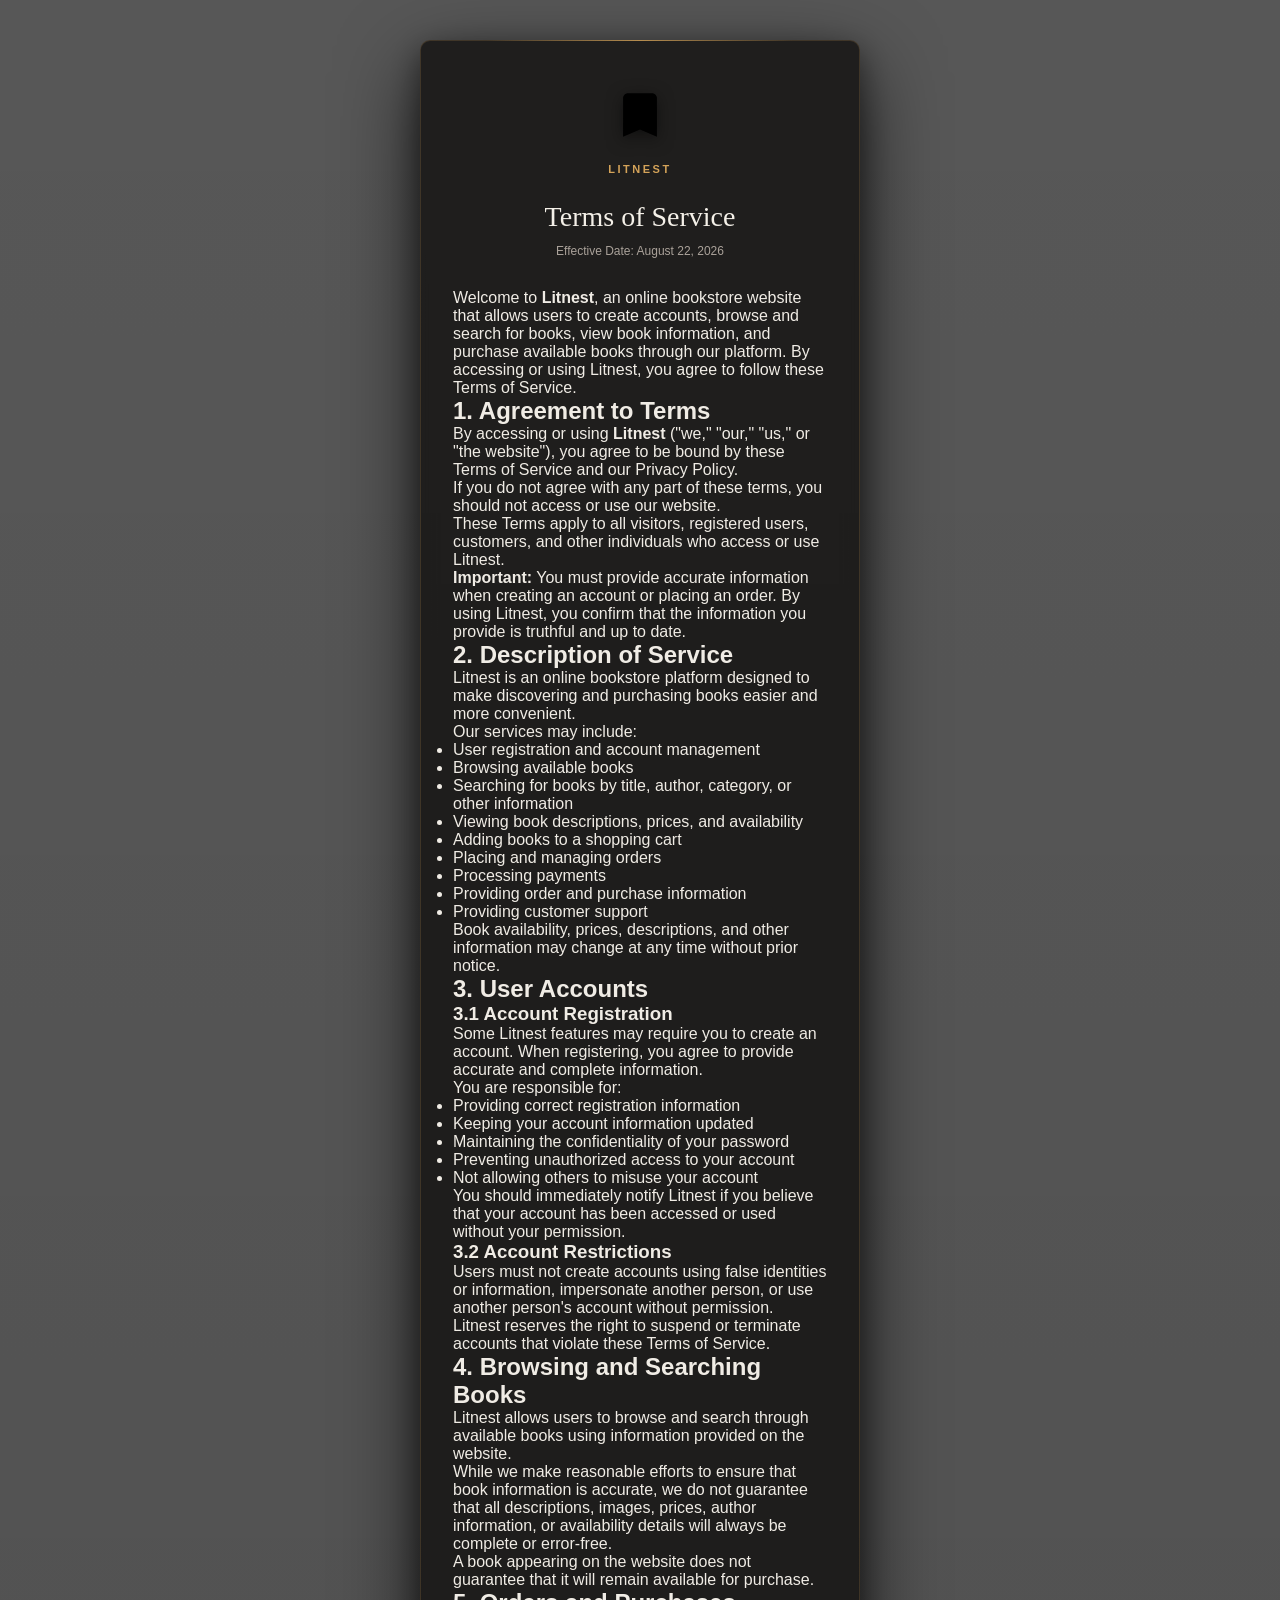
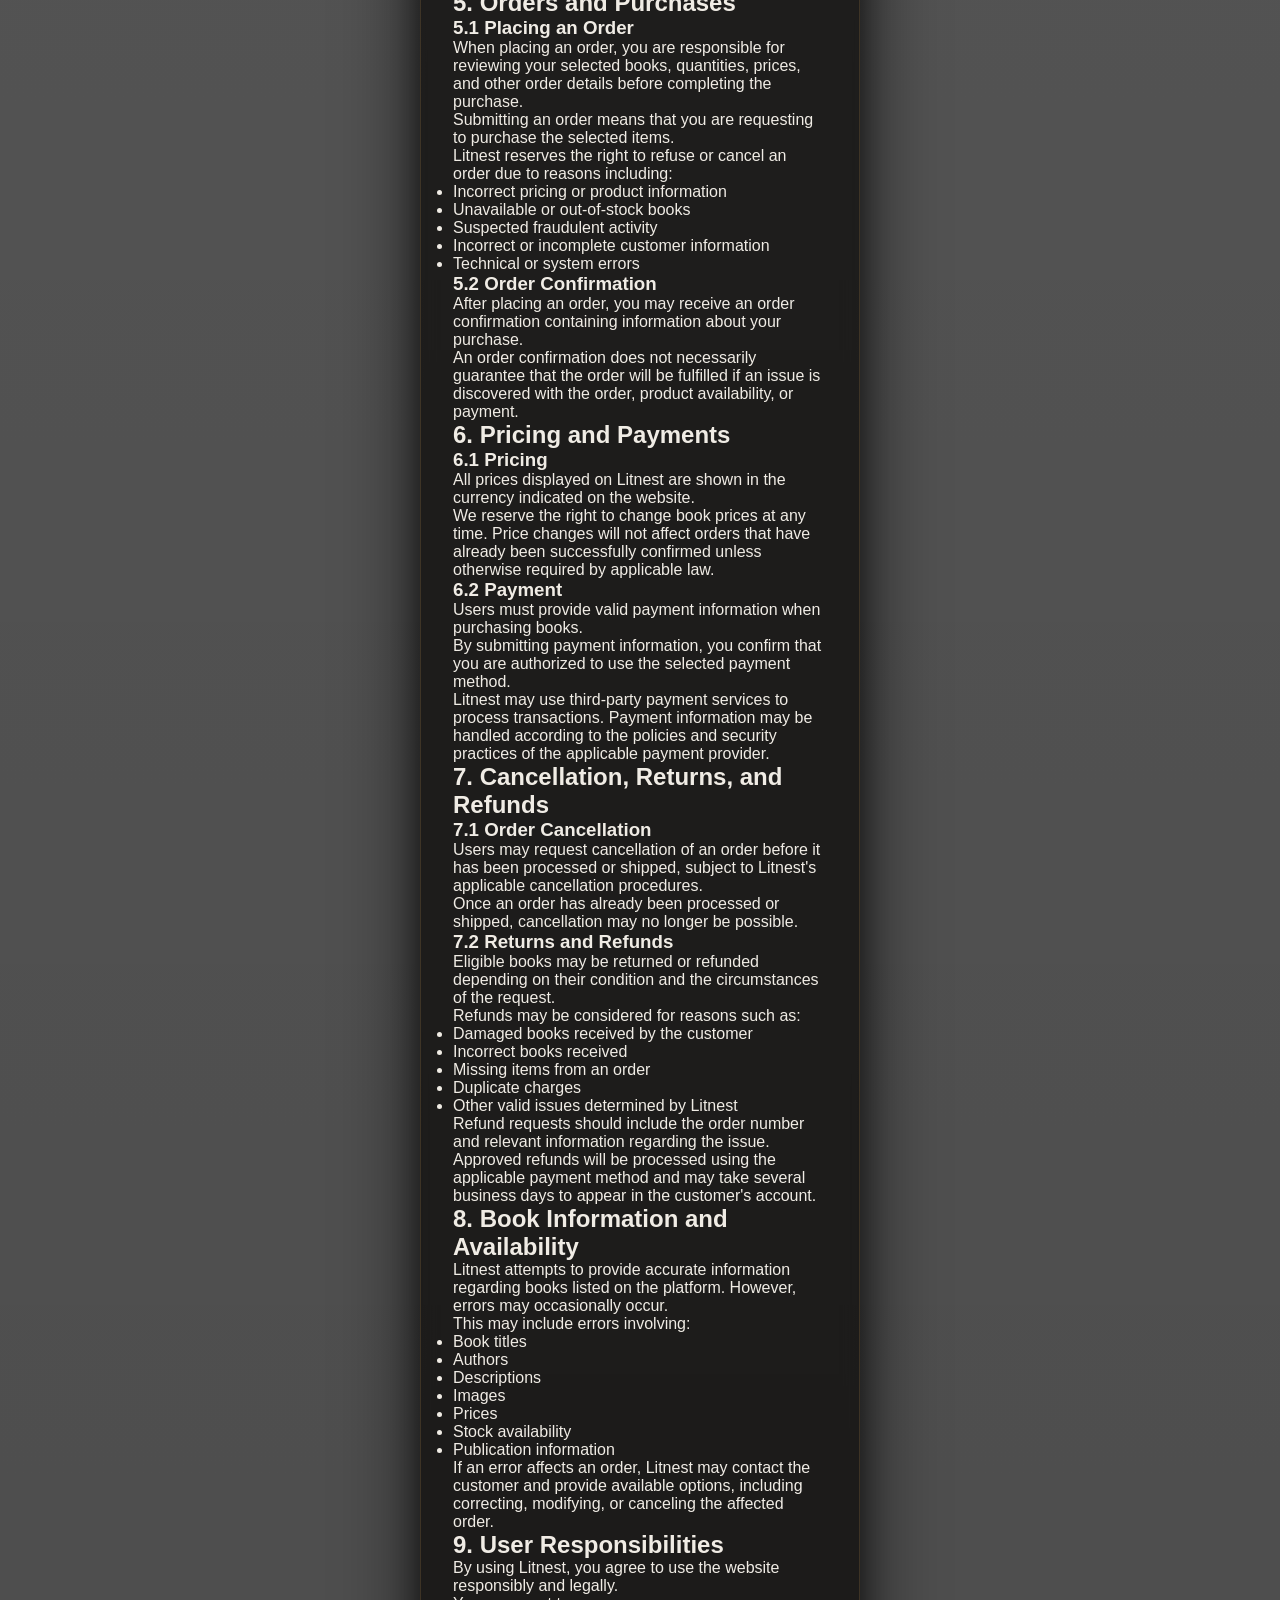
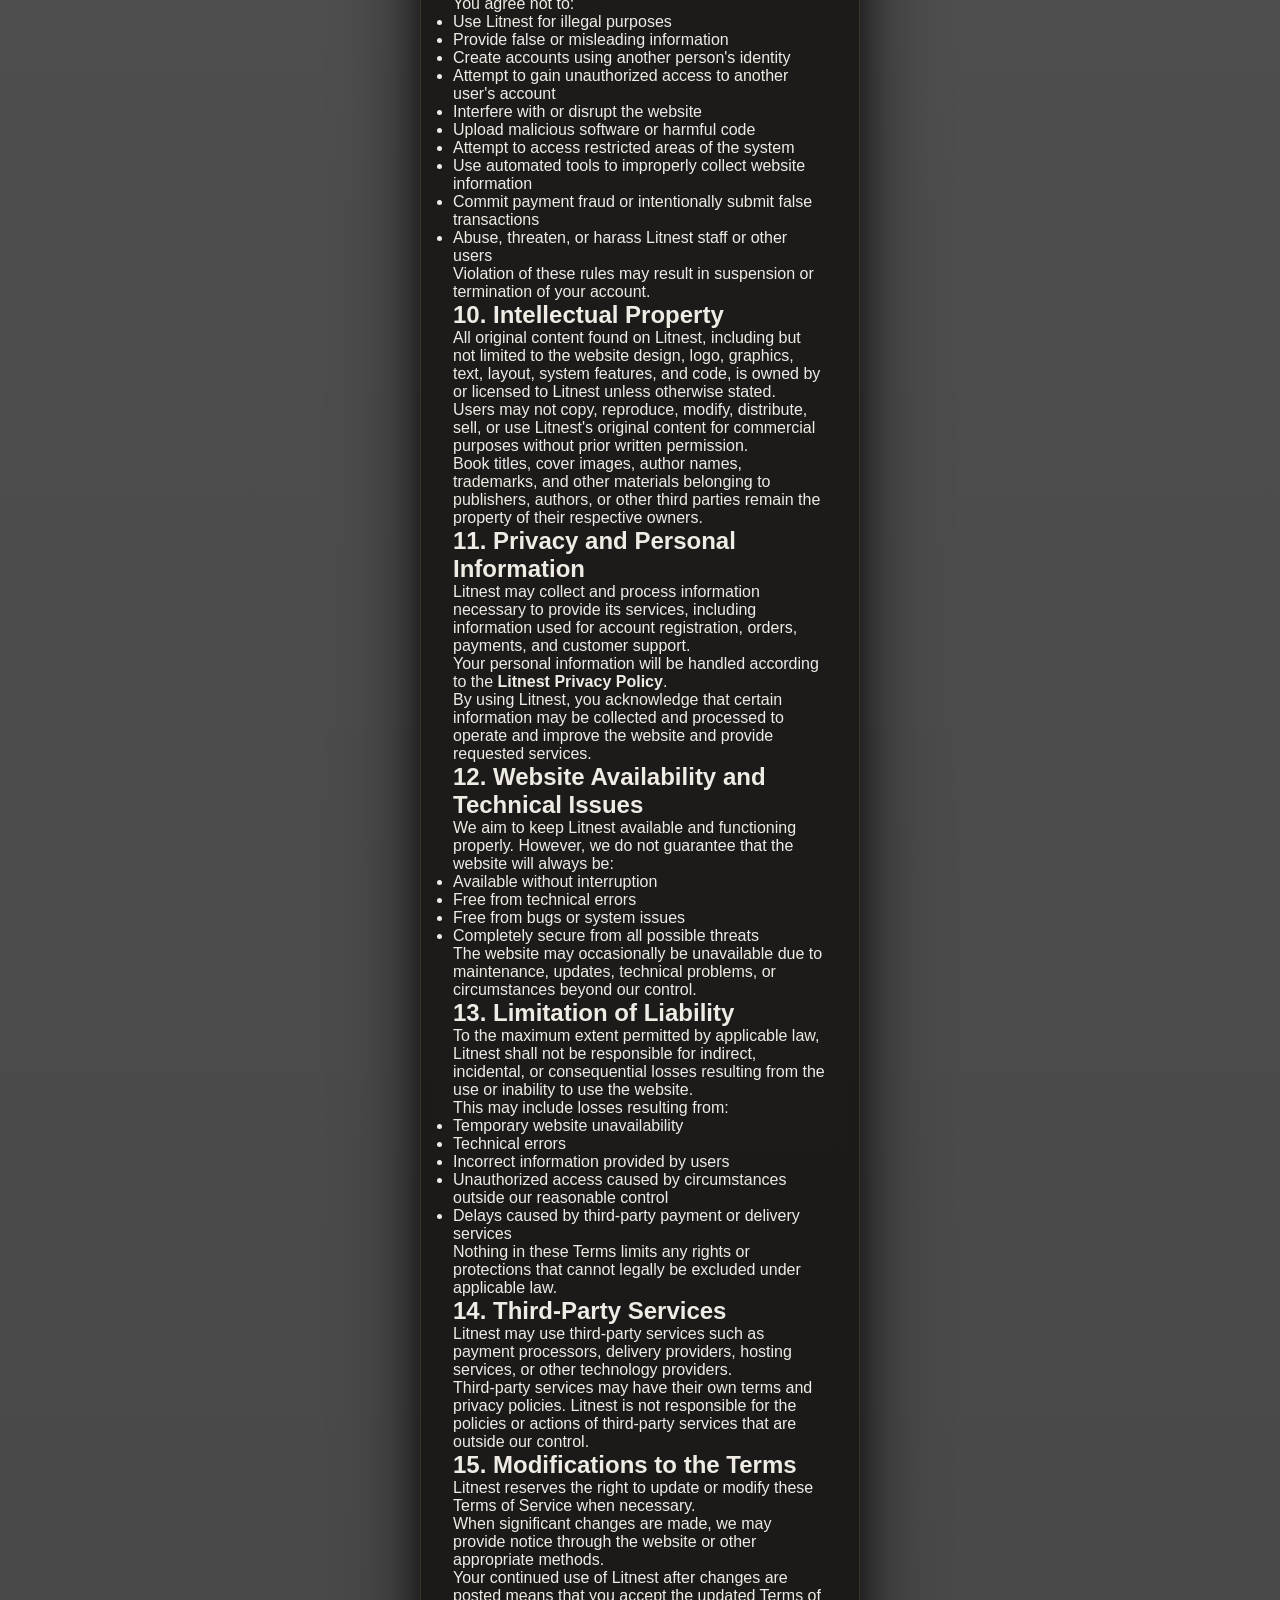
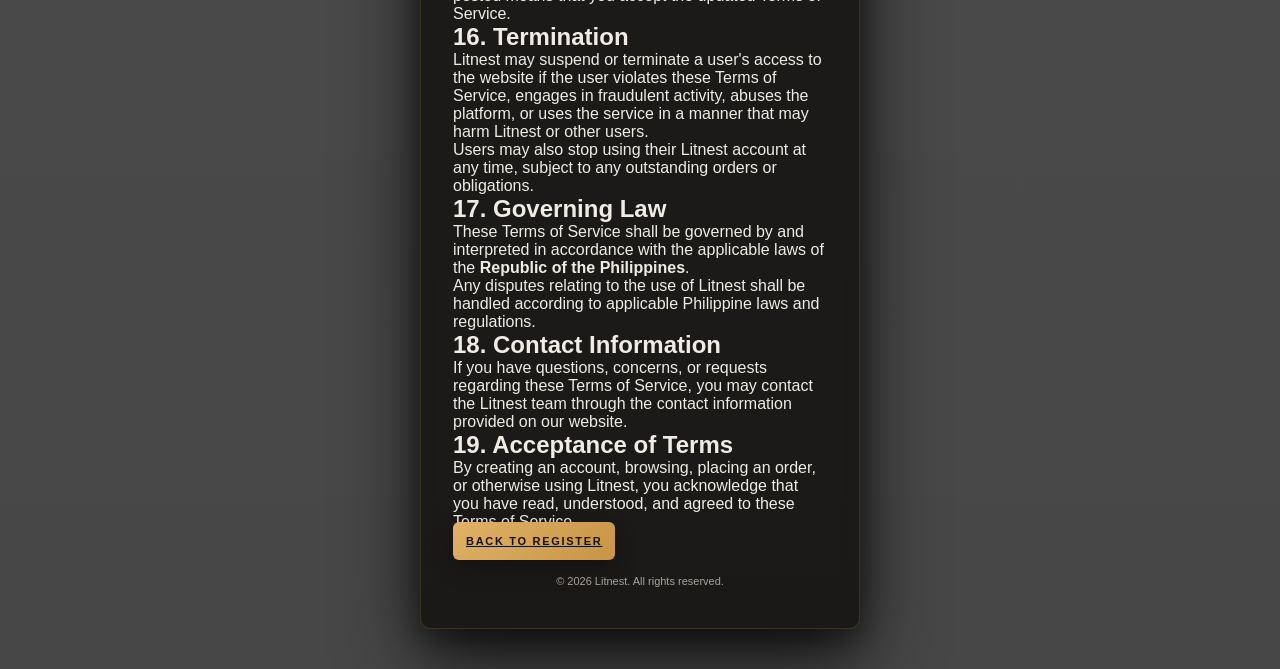
<file: BookWeb/terms_and_service.html>
<!DOCTYPE html>
<html lang="en">

<head>
  <meta charset="UTF-8">
  <meta name="viewport" content="width=device-width, initial-scale=1.0">

  <title>Terms of Service - Litnest</title>

  <link rel="stylesheet" href="css/style.css">
</head>

<body>

  <div class="login-card terms-card">

    <!-- Brand -->
    <div class="brand">

      <svg viewBox="0 0 24 24">
        <path d="M17 3H7c-1.1 0-1.99.9-1.99 2L5 21l7-3 7 3V5c0-1.1-.9-2-2-2z"/>
      </svg>

      Litnest

    </div>


    <!-- Header -->
    <h1 class="title">
      Terms of Service
    </h1>

    <p class="subtitle">
      Effective Date: August 22, 2026
    </p>


    <!-- Terms Content -->
    <div class="terms-content">

      <p>
        Welcome to <strong>Litnest</strong>, an online bookstore website
        that allows users to create accounts, browse and search for books,
        view book information, and purchase available books through our
        platform. By accessing or using Litnest, you agree to follow these
        Terms of Service.
      </p>


      <!-- 1 -->
      <section>
        <h2>1. Agreement to Terms</h2>

        <p>
          By accessing or using <strong>Litnest</strong> ("we," "our,"
          "us," or "the website"), you agree to be bound by these Terms of
          Service and our Privacy Policy.
        </p>

        <p>
          If you do not agree with any part of these terms, you should not
          access or use our website.
        </p>

        <p>
          These Terms apply to all visitors, registered users, customers,
          and other individuals who access or use Litnest.
        </p>

        <p>
          <strong>Important:</strong> You must provide accurate information
          when creating an account or placing an order. By using Litnest,
          you confirm that the information you provide is truthful and up
          to date.
        </p>
      </section>


      <!-- 2 -->
      <section>
        <h2>2. Description of Service</h2>

        <p>
          Litnest is an online bookstore platform designed to make
          discovering and purchasing books easier and more convenient.
        </p>

        <p>Our services may include:</p>

        <ul>
          <li>User registration and account management</li>
          <li>Browsing available books</li>
          <li>Searching for books by title, author, category, or other information</li>
          <li>Viewing book descriptions, prices, and availability</li>
          <li>Adding books to a shopping cart</li>
          <li>Placing and managing orders</li>
          <li>Processing payments</li>
          <li>Providing order and purchase information</li>
          <li>Providing customer support</li>
        </ul>

        <p>
          Book availability, prices, descriptions, and other information
          may change at any time without prior notice.
        </p>
      </section>


      <!-- 3 -->
      <section>
        <h2>3. User Accounts</h2>

        <h3>3.1 Account Registration</h3>

        <p>
          Some Litnest features may require you to create an account.
          When registering, you agree to provide accurate and complete
          information.
        </p>

        <p>You are responsible for:</p>

        <ul>
          <li>Providing correct registration information</li>
          <li>Keeping your account information updated</li>
          <li>Maintaining the confidentiality of your password</li>
          <li>Preventing unauthorized access to your account</li>
          <li>Not allowing others to misuse your account</li>
        </ul>

        <p>
          You should immediately notify Litnest if you believe that your
          account has been accessed or used without your permission.
        </p>


        <h3>3.2 Account Restrictions</h3>

        <p>
          Users must not create accounts using false identities or
          information, impersonate another person, or use another person's
          account without permission.
        </p>

        <p>
          Litnest reserves the right to suspend or terminate accounts that
          violate these Terms of Service.
        </p>
      </section>


      <!-- 4 -->
      <section>
        <h2>4. Browsing and Searching Books</h2>

        <p>
          Litnest allows users to browse and search through available books
          using information provided on the website.
        </p>

        <p>
          While we make reasonable efforts to ensure that book information
          is accurate, we do not guarantee that all descriptions, images,
          prices, author information, or availability details will always
          be complete or error-free.
        </p>

        <p>
          A book appearing on the website does not guarantee that it will
          remain available for purchase.
        </p>
      </section>


      <!-- 5 -->
      <section>
        <h2>5. Orders and Purchases</h2>

        <h3>5.1 Placing an Order</h3>

        <p>
          When placing an order, you are responsible for reviewing your
          selected books, quantities, prices, and other order details before
          completing the purchase.
        </p>

        <p>
          Submitting an order means that you are requesting to purchase the
          selected items.
        </p>

        <p>
          Litnest reserves the right to refuse or cancel an order due to
          reasons including:
        </p>

        <ul>
          <li>Incorrect pricing or product information</li>
          <li>Unavailable or out-of-stock books</li>
          <li>Suspected fraudulent activity</li>
          <li>Incorrect or incomplete customer information</li>
          <li>Technical or system errors</li>
        </ul>


        <h3>5.2 Order Confirmation</h3>

        <p>
          After placing an order, you may receive an order confirmation
          containing information about your purchase.
        </p>

        <p>
          An order confirmation does not necessarily guarantee that the
          order will be fulfilled if an issue is discovered with the order,
          product availability, or payment.
        </p>
      </section>


      <!-- 6 -->
      <section>
        <h2>6. Pricing and Payments</h2>

        <h3>6.1 Pricing</h3>

        <p>
          All prices displayed on Litnest are shown in the currency
          indicated on the website.
        </p>

        <p>
          We reserve the right to change book prices at any time. Price
          changes will not affect orders that have already been successfully
          confirmed unless otherwise required by applicable law.
        </p>


        <h3>6.2 Payment</h3>

        <p>
          Users must provide valid payment information when purchasing books.
        </p>

        <p>
          By submitting payment information, you confirm that you are
          authorized to use the selected payment method.
        </p>

        <p>
          Litnest may use third-party payment services to process
          transactions. Payment information may be handled according to
          the policies and security practices of the applicable payment
          provider.
        </p>
      </section>


      <!-- 7 -->
      <section>
        <h2>7. Cancellation, Returns, and Refunds</h2>

        <h3>7.1 Order Cancellation</h3>

        <p>
          Users may request cancellation of an order before it has been
          processed or shipped, subject to Litnest's applicable
          cancellation procedures.
        </p>

        <p>
          Once an order has already been processed or shipped, cancellation
          may no longer be possible.
        </p>


        <h3>7.2 Returns and Refunds</h3>

        <p>
          Eligible books may be returned or refunded depending on their
          condition and the circumstances of the request.
        </p>

        <p>Refunds may be considered for reasons such as:</p>

        <ul>
          <li>Damaged books received by the customer</li>
          <li>Incorrect books received</li>
          <li>Missing items from an order</li>
          <li>Duplicate charges</li>
          <li>Other valid issues determined by Litnest</li>
        </ul>

        <p>
          Refund requests should include the order number and relevant
          information regarding the issue.
        </p>

        <p>
          Approved refunds will be processed using the applicable payment
          method and may take several business days to appear in the
          customer's account.
        </p>
      </section>


      <!-- 8 -->
      <section>
        <h2>8. Book Information and Availability</h2>

        <p>
          Litnest attempts to provide accurate information regarding books
          listed on the platform. However, errors may occasionally occur.
        </p>

        <p>This may include errors involving:</p>

        <ul>
          <li>Book titles</li>
          <li>Authors</li>
          <li>Descriptions</li>
          <li>Images</li>
          <li>Prices</li>
          <li>Stock availability</li>
          <li>Publication information</li>
        </ul>

        <p>
          If an error affects an order, Litnest may contact the customer
          and provide available options, including correcting, modifying,
          or canceling the affected order.
        </p>
      </section>


      <!-- 9 -->
      <section>
        <h2>9. User Responsibilities</h2>

        <p>
          By using Litnest, you agree to use the website responsibly and
          legally.
        </p>

        <p>You agree not to:</p>

        <ul>
          <li>Use Litnest for illegal purposes</li>
          <li>Provide false or misleading information</li>
          <li>Create accounts using another person's identity</li>
          <li>Attempt to gain unauthorized access to another user's account</li>
          <li>Interfere with or disrupt the website</li>
          <li>Upload malicious software or harmful code</li>
          <li>Attempt to access restricted areas of the system</li>
          <li>Use automated tools to improperly collect website information</li>
          <li>Commit payment fraud or intentionally submit false transactions</li>
          <li>Abuse, threaten, or harass Litnest staff or other users</li>
        </ul>

        <p>
          Violation of these rules may result in suspension or termination
          of your account.
        </p>
      </section>


      <!-- 10 -->
      <section>
        <h2>10. Intellectual Property</h2>

        <p>
          All original content found on Litnest, including but not limited
          to the website design, logo, graphics, text, layout, system
          features, and code, is owned by or licensed to Litnest unless
          otherwise stated.
        </p>

        <p>
          Users may not copy, reproduce, modify, distribute, sell, or use
          Litnest's original content for commercial purposes without prior
          written permission.
        </p>

        <p>
          Book titles, cover images, author names, trademarks, and other
          materials belonging to publishers, authors, or other third
          parties remain the property of their respective owners.
        </p>
      </section>


      <!-- 11 -->
      <section>
        <h2>11. Privacy and Personal Information</h2>

        <p>
          Litnest may collect and process information necessary to provide
          its services, including information used for account registration,
          orders, payments, and customer support.
        </p>

        <p>
          Your personal information will be handled according to the
          <strong>Litnest Privacy Policy</strong>.
        </p>

        <p>
          By using Litnest, you acknowledge that certain information may
          be collected and processed to operate and improve the website
          and provide requested services.
        </p>
      </section>


      <!-- 12 -->
      <section>
        <h2>12. Website Availability and Technical Issues</h2>

        <p>
          We aim to keep Litnest available and functioning properly.
          However, we do not guarantee that the website will always be:
        </p>

        <ul>
          <li>Available without interruption</li>
          <li>Free from technical errors</li>
          <li>Free from bugs or system issues</li>
          <li>Completely secure from all possible threats</li>
        </ul>

        <p>
          The website may occasionally be unavailable due to maintenance,
          updates, technical problems, or circumstances beyond our control.
        </p>
      </section>


      <!-- 13 -->
      <section>
        <h2>13. Limitation of Liability</h2>

        <p>
          To the maximum extent permitted by applicable law, Litnest shall
          not be responsible for indirect, incidental, or consequential
          losses resulting from the use or inability to use the website.
        </p>

        <p>This may include losses resulting from:</p>

        <ul>
          <li>Temporary website unavailability</li>
          <li>Technical errors</li>
          <li>Incorrect information provided by users</li>
          <li>Unauthorized access caused by circumstances outside our reasonable control</li>
          <li>Delays caused by third-party payment or delivery services</li>
        </ul>

        <p>
          Nothing in these Terms limits any rights or protections that
          cannot legally be excluded under applicable law.
        </p>
      </section>


      <!-- 14 -->
      <section>
        <h2>14. Third-Party Services</h2>

        <p>
          Litnest may use third-party services such as payment processors,
          delivery providers, hosting services, or other technology providers.
        </p>

        <p>
          Third-party services may have their own terms and privacy policies.
          Litnest is not responsible for the policies or actions of
          third-party services that are outside our control.
        </p>
      </section>


      <!-- 15 -->
      <section>
        <h2>15. Modifications to the Terms</h2>

        <p>
          Litnest reserves the right to update or modify these Terms of
          Service when necessary.
        </p>

        <p>
          When significant changes are made, we may provide notice through
          the website or other appropriate methods.
        </p>

        <p>
          Your continued use of Litnest after changes are posted means
          that you accept the updated Terms of Service.
        </p>
      </section>


      <!-- 16 -->
      <section>
        <h2>16. Termination</h2>

        <p>
          Litnest may suspend or terminate a user's access to the website
          if the user violates these Terms of Service, engages in fraudulent
          activity, abuses the platform, or uses the service in a manner
          that may harm Litnest or other users.
        </p>

        <p>
          Users may also stop using their Litnest account at any time,
          subject to any outstanding orders or obligations.
        </p>
      </section>


      <!-- 17 -->
      <section>
        <h2>17. Governing Law</h2>

        <p>
          These Terms of Service shall be governed by and interpreted in
          accordance with the applicable laws of the
          <strong>Republic of the Philippines</strong>.
        </p>

        <p>
          Any disputes relating to the use of Litnest shall be handled
          according to applicable Philippine laws and regulations.
        </p>
      </section>


      <!-- 18 -->
      <section>
        <h2>18. Contact Information</h2>

        <p>
          If you have questions, concerns, or requests regarding these
          Terms of Service, you may contact the Litnest team through the
          contact information provided on our website.
        </p>
      </section>


      <!-- 19 -->
      <section>
        <h2>19. Acceptance of Terms</h2>

        <p>
          By creating an account, browsing, placing an order, or otherwise
          using Litnest, you acknowledge that you have read, understood,
          and agreed to these Terms of Service.
        </p>
      </section>

    </div>


    <!-- Back to Register -->
    <a href="register.html" class="btn-primary terms-back">
      Back to Register
    </a>


    <!-- Footer -->
    <p class="footer-text">
      © 2026 Litnest. All rights reserved.
    </p>

  </div>

</body>
</html>
</file>
<file: BookWeb/css/style.css>
/* =========================================
   FOLIO BOOKS - LOGIN PAGE
========================================= */

:root {
  --gold: #d4a359;
  --gold-light: #efc778;
  --gold-dark: #9f773d;

  --text: #f0ece5;
  --muted: #aaa29a;

  --input-bg: rgba(8, 7, 6, 0.88);
  --input-border: rgba(212, 163, 89, 0.20);

  --card-bg: rgba(10, 9, 8, 0.72);

  --transition: 0.25s ease;
}

* {
  box-sizing: border-box;
  margin: 0;
  padding: 0;
}

html {
  min-height: 100%;
}

body {
  min-height: 100vh;

  display: flex;
  justify-content: center;
  align-items: center;

  padding: 40px 20px;

  color: var(--text);

  font-family:
    -apple-system,
    BlinkMacSystemFont,
    "Segoe UI",
    Roboto,
    Arial,
    sans-serif;

  /* Library background */
  background:
    linear-gradient(
      rgba(0, 0, 0, 0.66),
      rgba(0, 0, 0, 0.72)
    ),
    url("https://images.unsplash.com/photo-1507842217343-583bb7270b66?q=80&w=2000&auto=format&fit=crop")
      center / cover no-repeat fixed;

  overflow-x: hidden;
}


/* =========================================
   LOGIN CARD
========================================= */

.login-card {
  position: relative;
  z-index: 2;

  width: 100%;
  max-width: 440px;

  padding: 38px 32px;

  background: var(--card-bg);

  border: 1px solid rgba(212, 163, 89, 0.18);

  border-radius: 10px;

  box-shadow:
    0 30px 80px rgba(0, 0, 0, 0.75),
    0 10px 30px rgba(0, 0, 0, 0.45);

  backdrop-filter: blur(8px);
  -webkit-backdrop-filter: blur(8px);

  animation: cardEnter 0.6s ease forwards;
}


/* Gold top line */

.login-card::before {
  content: "";

  position: absolute;

  top: -1px;
  left: 15%;
  right: 15%;

  height: 1px;

  background: linear-gradient(
    90deg,
    transparent,
    var(--gold),
    transparent
  );

  opacity: 0.8;
}


/* =========================================
   BRAND
========================================= */

.brand {
  display: flex;
  flex-direction: column;
  align-items: center;
  justify-content: center;

  color: var(--gold);

  font-size: 11px;
  font-weight: 700;

  letter-spacing: 2.5px;

  text-transform: uppercase;

  margin-bottom: 25px;
}

/* Bookmark logo */

.brand svg {
  width: 58px;
  height: 72px;

  margin-bottom: 12px;

  fill: #000;

  filter:
    drop-shadow(0 4px 8px rgba(0, 0, 0, 0.5));
}


/* =========================================
   NAVIGATION
   LOGIN ONLY
   NO SELECTED BUTTON
========================================= */

.nav-tabs {
  display: flex;
  justify-content: center;

  border-bottom: 1px solid rgba(212, 163, 89, 0.18);

  margin-bottom: 30px;
}

.nav-tabs a {
  display: block;

  padding: 12px 40px 18px;

  color: #fff;

  font-size: 32px;
  font-weight: 800;

  line-height: 1;

  text-decoration: none;

  background: transparent;
  border: none;

  cursor: default;
}


/* =========================================
   TITLE
========================================= */

.title {
  font-family:
    Georgia,
    "Times New Roman",
    serif;

  text-align: center;

  font-size: 28px;
  font-weight: 400;

  line-height: 1.2;

  color: #f4f0e8;

  margin-bottom: 8px;
}

.subtitle {
  text-align: center;

  color: var(--muted);

  font-size: 12px;

  line-height: 1.6;

  margin-bottom: 28px;
}


/* =========================================
   FORM
========================================= */

.form-group {
  margin-bottom: 18px;
}

.form-label {
  display: block;

  font-size: 10px;

  letter-spacing: 1.2px;

  color: #aaa29a;

  margin-bottom: 8px;

  font-weight: 700;

  text-transform: uppercase;
}


/* =========================================
   INPUT WRAPPER
========================================= */

.input-wrapper {
  position: relative;
}


/* =========================================
   INPUT
========================================= */

.form-input {
  width: 100%;

  height: 46px;

  padding: 13px 44px 13px 14px;

  background: var(--input-bg);

  border: 1px solid var(--input-border);

  border-radius: 6px;

  color: #fff;

  font-size: 13px;

  outline: none;

  transition:
    border-color var(--transition),
    box-shadow var(--transition),
    background var(--transition);
}

.form-input::placeholder {
  color: #555049;
}

.form-input:hover {
  border-color: rgba(212, 163, 89, 0.35);
}

.form-input:focus {
  background: rgba(15, 13, 11, 0.95);

  border-color: var(--gold);

  box-shadow:
    0 0 0 3px rgba(212, 163, 89, 0.07),
    0 0 18px rgba(212, 163, 89, 0.07);
}


/* =========================================
   PASSWORD TOGGLE
========================================= */

.toggle-password {
  position: absolute;

  right: 10px;
  top: 50%;

  transform: translateY(-50%);

  width: 32px;
  height: 32px;

  display: flex;
  align-items: center;
  justify-content: center;

  color: #777;

  background: transparent;

  border: none;

  border-radius: 5px;

  cursor: pointer;

  transition:
    color var(--transition),
    background var(--transition);
}

.toggle-password:hover {
  color: var(--gold);

  background: rgba(212, 163, 89, 0.08);
}

.toggle-password svg {
  width: 16px;
  height: 16px;
}


/* =========================================
   FORGOT PASSWORD
========================================= */

.forgot-pass {
  display: inline-block;

  margin-top: 8px;

  color: var(--gold);

  font-size: 11px;

  text-decoration: none;

  transition:
    color var(--transition),
    text-shadow var(--transition);
}

.forgot-pass:hover {
  color: var(--gold-light);

  text-decoration: underline;

  text-shadow:
    0 0 10px rgba(212, 163, 89, 0.25);
}


/* =========================================
   SIGN IN BUTTON
========================================= */

.btn-primary {
  width: 100%;

  height: 46px;

  margin-top: 4px;

  padding: 13px;

  background:
    linear-gradient(
      135deg,
      #dfb267,
      #c89445
    );

  color: #171006;

  border: none;

  border-radius: 6px;

  font-size: 11px;

  letter-spacing: 1.7px;

  font-weight: 800;

  text-transform: uppercase;

  cursor: pointer;

  box-shadow:
    0 8px 22px rgba(0, 0, 0, 0.3);

  transition:
    transform var(--transition),
    box-shadow var(--transition),
    filter var(--transition);
}

.btn-primary:hover {
  transform: translateY(-2px);

  filter: brightness(1.06);

  box-shadow:
    0 12px 30px rgba(0, 0, 0, 0.4),
    0 0 20px rgba(212, 163, 89, 0.12);
}

.btn-primary:active {
  transform: translateY(0);
}


/* =========================================
   OR DIVIDER
========================================= */

.divider {
  display: flex;

  align-items: center;

  gap: 12px;

  margin: 24px 0;

  color: #777067;

  font-size: 9px;

  font-weight: 600;

  letter-spacing: 1.5px;
}

.divider::before,
.divider::after {
  content: "";

  flex: 1;

  height: 1px;

  background:
    linear-gradient(
      90deg,
      transparent,
      #332d26
    );
}

.divider::after {
  background:
    linear-gradient(
      90deg,
      #332d26,
      transparent
    );
}

.divider span {
  padding: 0 5px;
}


/* =========================================
   GOOGLE BUTTON
========================================= */

.btn-social {
  width: 100%;

  height: 46px;

  padding: 10px 14px;

  display: flex;

  justify-content: center;
  align-items: center;

  gap: 10px;

  background: rgba(18, 16, 14, 0.85);

  border: 1px solid var(--input-border);

  border-radius: 6px;

  color: var(--text);

  font-size: 12px;

  font-weight: 500;

  cursor: pointer;

  transition:
    background var(--transition),
    border-color var(--transition),
    transform var(--transition),
    box-shadow var(--transition);
}

.btn-social svg {
  width: 18px;
  height: 18px;

  flex-shrink: 0;
}

.btn-social:hover {
  background: rgba(28, 25, 21, 0.95);

  border-color: rgba(212, 163, 89, 0.35);

  transform: translateY(-1px);

  box-shadow:
    0 8px 20px rgba(0, 0, 0, 0.3);
}

.btn-social:active {
  transform: translateY(0);
}


/* =========================================
   FOOTER
========================================= */

.footer-text {
  text-align: center;

  font-size: 11px;

  line-height: 1.6;

  color: var(--muted);

  margin-top: 24px;
}

.footer-text a {
  color: var(--gold);

  text-decoration: none;

  font-weight: 700;

  transition:
    color var(--transition),
    text-shadow var(--transition);
}

.footer-text a:hover {
  color: var(--gold-light);

  text-shadow:
    0 0 12px rgba(212, 163, 89, 0.3);
}


/* =========================================
   ACCESSIBILITY
========================================= */

input:focus-visible,
button:focus-visible,
a:focus-visible {
  outline: 2px solid rgba(212, 163, 89, 0.7);

  outline-offset: 3px;
}


/* =========================================
   ANIMATION
========================================= */

@keyframes cardEnter {
  from {
    opacity: 0;

    transform:
      translateY(20px)
      scale(0.98);
  }

  to {
    opacity: 1;

    transform:
      translateY(0)
      scale(1);
  }
}


/* =========================================
   RESPONSIVE
========================================= */

@media (max-width: 520px) {

  body {
    padding: 20px 14px;

    background-attachment: scroll;
  }

  .login-card {
    max-width: 100%;

    padding: 32px 23px;

    border-radius: 9px;
  }

  .brand svg {
    width: 52px;
    height: 65px;
  }

  .nav-tabs a {
    font-size: 30px;

    padding-left: 30px;
    padding-right: 30px;
  }

  .title {
    font-size: 26px;
  }
}


@media (max-width: 360px) {

  .login-card {
    padding: 28px 18px;
  }

  .nav-tabs a {
    font-size: 27px;
  }

  .title {
    font-size: 24px;
  }
}


/* =========================================
   REDUCED MOTION
========================================= */

@media (prefers-reduced-motion: reduce) {

  *,
  *::before,
  *::after {
    animation-duration: 0.01ms !important;
    animation-iteration-count: 1 !important;
    transition-duration: 0.01ms !important;
  }
}

/* =========================================
   REGISTER PAGE
========================================= */

/* =========================================
   FOLIO BOOKS - REGISTER PAGE
========================================= */

:root {
  --gold: #d4a359;
  --gold-light: #efc778;
  --gold-dark: #9f773d;
  --text: #f0ece5;
  --muted: #aaa29a;
  --input-bg: rgba(8, 7, 6, 0.88);
  --input-border: rgba(212, 163, 89, 0.20);
  --card-bg: rgba(10, 9, 8, 0.72);
  --transition: 0.25s ease;
}

* {
  box-sizing: border-box;
  margin: 0;
  padding: 0;
}

html {
  min-height: 100%;
}

body {
  min-height: 100vh;
  display: flex;
  justify-content: center;
  align-items: center;
  padding: 40px 20px;
  color: var(--text);
  font-family: -apple-system, BlinkMacSystemFont, "Segoe UI", Roboto, Arial, sans-serif;
  background:
    linear-gradient(rgba(0, 0, 0, 0.66), rgba(0, 0, 0, 0.72)),
    url("https://images.unsplash.com/photo-1507842217343-583bb7270b66?q=80&w=2000&auto=format&fit=crop")
      center / cover no-repeat fixed;
  overflow-x: hidden;
}

/* ===== LOGIN CARD ===== */
.login-card {
  position: relative;
  z-index: 2;
  width: 100%;
  max-width: 440px;
  padding: 38px 32px;
  background: var(--card-bg);
  border: 1px solid rgba(212, 163, 89, 0.18);
  border-radius: 10px;
  box-shadow: 0 30px 80px rgba(0, 0, 0, 0.75), 0 10px 30px rgba(0, 0, 0, 0.45);
  backdrop-filter: blur(8px);
  -webkit-backdrop-filter: blur(8px);
  animation: cardEnter 0.6s ease forwards;
}

.login-card::before {
  content: "";
  position: absolute;
  top: -1px;
  left: 15%;
  right: 15%;
  height: 1px;
  background: linear-gradient(90deg, transparent, var(--gold), transparent);
  opacity: 0.8;
}

/* ===== BRAND ===== */
.brand {
  display: flex;
  flex-direction: column;
  align-items: center;
  justify-content: center;
  color: var(--gold);
  font-size: 11px;
  font-weight: 700;
  letter-spacing: 2.5px;
  text-transform: uppercase;
  margin-bottom: 25px;
}

.brand svg {
  width: 58px;
  height: 72px;
  margin-bottom: 12px;
  fill: #000;
  filter: drop-shadow(0 4px 8px rgba(0, 0, 0, 0.5));
}

/* ===== NAVIGATION ===== */
.nav-tabs {
  display: flex;
  justify-content: center;
  border-bottom: 1px solid rgba(212, 163, 89, 0.18);
  margin-bottom: 30px;
}

.nav-tabs a {
  display: block;
  padding: 12px 40px 18px;
  color: #fff;
  font-size: 32px;
  font-weight: 800;
  line-height: 1;
  text-decoration: none;
  background: transparent;
  border: none;
  cursor: default;
}

/* ===== TITLE ===== */
.title {
  font-family: Georgia, "Times New Roman", serif;
  text-align: center;
  font-size: 28px;
  font-weight: 400;
  line-height: 1.2;
  color: #f4f0e8;
  margin-bottom: 8px;
}

.subtitle {
  text-align: center;
  color: var(--muted);
  font-size: 12px;
  line-height: 1.6;
  margin-bottom: 28px;
}

/* ===== FORM ===== */
.form-group {
  margin-bottom: 18px;
}

.form-label {
  display: block;
  font-size: 10px;
  letter-spacing: 1.2px;
  color: #aaa29a;
  margin-bottom: 8px;
  font-weight: 700;
  text-transform: uppercase;
}

.input-wrapper {
  position: relative;
}

.form-input {
  width: 100%;
  height: 46px;
  padding: 13px 44px 13px 14px;
  background: var(--input-bg);
  border: 1px solid var(--input-border);
  border-radius: 6px;
  color: #fff;
  font-size: 13px;
  outline: none;
  transition: border-color var(--transition), box-shadow var(--transition), background var(--transition);
}

.form-input::placeholder {
  color: #555049;
}

.form-input:hover {
  border-color: rgba(212, 163, 89, 0.35);
}

.form-input:focus {
  background: rgba(15, 13, 11, 0.95);
  border-color: var(--gold);
  box-shadow: 0 0 0 3px rgba(212, 163, 89, 0.07), 0 0 18px rgba(212, 163, 89, 0.07);
}

/* ===== PASSWORD TOGGLE ===== */
.toggle-password {
  position: absolute;
  right: 10px;
  top: 50%;
  transform: translateY(-50%);
  width: 32px;
  height: 32px;
  display: flex;
  align-items: center;
  justify-content: center;
  color: #777;
  background: transparent;
  border: none;
  border-radius: 5px;
  cursor: pointer;
  font-size: 16px;
  transition: color var(--transition), background var(--transition);
}

.toggle-password:hover {
  color: var(--gold);
  background: rgba(212, 163, 89, 0.08);
}

/* ===== BUTTONS ===== */
.btn-primary {
  width: 100%;
  height: 46px;
  margin-top: 4px;
  padding: 13px;
  background: linear-gradient(135deg, #dfb267, #c89445);
  color: #171006;
  border: none;
  border-radius: 6px;
  font-size: 11px;
  letter-spacing: 1.7px;
  font-weight: 800;
  text-transform: uppercase;
  cursor: pointer;
  box-shadow: 0 8px 22px rgba(0, 0, 0, 0.3);
  transition: transform var(--transition), box-shadow var(--transition), filter var(--transition);
}

.btn-primary:hover {
  transform: translateY(-2px);
  filter: brightness(1.06);
  box-shadow: 0 12px 30px rgba(0, 0, 0, 0.4), 0 0 20px rgba(212, 163, 89, 0.12);
}

.btn-primary:active {
  transform: translateY(0);
}

/* ===== FOOTER ===== */
.footer-text {
  text-align: center;
  font-size: 11px;
  line-height: 1.6;
  color: var(--muted);
  margin-top: 24px;
}

.footer-text a {
  color: var(--gold);
  text-decoration: none;
  font-weight: 700;
  transition: color var(--transition), text-shadow var(--transition);
}

.footer-text a:hover {
  color: var(--gold-light);
  text-shadow: 0 0 12px rgba(212, 163, 89, 0.3);
}

/* ===== REGISTER SPECIFICS ===== */
.section-divider {
  display: flex;
  align-items: center;
  gap: 12px;
  margin: 28px 0 18px;
  color: #777067;
  font-size: 9px;
  font-weight: 700;
  letter-spacing: 1.5px;
  text-transform: uppercase;
}

.section-divider::before,
.section-divider::after {
  content: "";
  flex: 1;
  height: 1px;
  background: #332d26;
}

.section-divider span {
  white-space: nowrap;
}

.field-hint {
  margin-top: 7px;
  color: #777067;
  font-size: 10px;
  line-height: 1.5;
}

.checkbox-group {
  display: flex;
  align-items: flex-start;
  gap: 9px;
  margin-bottom: 12px;
  color: var(--muted);
  font-size: 11px;
  line-height: 1.6;
}

.checkbox-group input {
  width: 14px;
  height: 14px;
  margin-top: 2px;
  flex-shrink: 0;
  accent-color: var(--gold);
  cursor: pointer;
}

.checkbox-group label {
  cursor: pointer;
}

.checkbox-group a {
  color: var(--gold);
  text-decoration: none;
  font-weight: 600;
  transition: color var(--transition);
}

.checkbox-group a:hover {
  color: var(--gold-light);
  text-decoration: underline;
}

/* ===== VALIDATION STYLES ===== */
.field-error {
  font-size: 10px;
  color: #e06b6b;
  min-height: 18px;
  margin-top: 4px;
  transition: opacity 0.2s;
}

.field-error:empty {
  opacity: 0;
}

.password-requirements {
  list-style: none;
  margin-top: 6px;
  font-size: 10px;
  color: #777067;
  display: flex;
  flex-wrap: wrap;
  gap: 6px 14px;
  padding: 0;
}

.password-requirements li {
  transition: color 0.25s;
}

.password-requirements li.met {
  color: #7bcfa6;
}

.password-requirements li.unmet {
  color: #e06b6b;
}

.form-input.error {
  border-color: #e06b6b !important;
  box-shadow: 0 0 0 3px rgba(224, 107, 107, 0.15);
}

.form-input.success {
  border-color: #7bcfa6 !important;
  box-shadow: 0 0 0 3px rgba(123, 207, 166, 0.12);
}

.checkbox-group.error input {
  outline: 2px solid #e06b6b;
  outline-offset: 2px;
}

/* ===== TOAST ===== */
.toast {
  position: fixed;
  bottom: 30px;
  left: 50%;
  transform: translateX(-50%) translateY(20px);
  background: rgba(10, 9, 8, 0.95);
  border: 1px solid rgba(212, 163, 89, 0.25);
  border-radius: 8px;
  padding: 14px 28px;
  color: #f0ece5;
  font-size: 13px;
  backdrop-filter: blur(6px);
  box-shadow: 0 20px 50px rgba(0, 0, 0, 0.7);
  opacity: 0;
  pointer-events: none;
  transition: opacity 0.35s ease, transform 0.35s ease;
  z-index: 999;
  text-align: center;
  max-width: 90%;
}

.toast.show {
  opacity: 1;
  transform: translateX(-50%) translateY(0);
  pointer-events: auto;
}

.toast.success {
  border-color: #7bcfa6;
}

.toast.error {
  border-color: #e06b6b;
}

/* ===== ANIMATIONS ===== */
@keyframes cardEnter {
  from {
    opacity: 0;
    transform: translateY(20px) scale(0.98);
  }
  to {
    opacity: 1;
    transform: translateY(0) scale(1);
  }
}

/* ===== RESPONSIVE ===== */
@media (max-width: 520px) {
  body {
    padding: 20px 14px;
    background-attachment: scroll;
  }
  .login-card {
    max-width: 100%;
    padding: 32px 23px;
    border-radius: 9px;
  }
  .brand svg {
    width: 52px;
    height: 65px;
  }
  .nav-tabs a {
    font-size: 30px;
    padding-left: 30px;
    padding-right: 30px;
  }
  .title {
    font-size: 26px;
  }
  .section-divider {
    margin-top: 24px;
  }
  .checkbox-group {
    font-size: 10px;
  }
  .field-hint {
    font-size: 9px;
  }
}

@media (max-width: 360px) {
  .login-card {
    padding: 28px 18px;
  }
  .nav-tabs a {
    font-size: 27px;
  }
  .title {
    font-size: 24px;
  }
}

@media (prefers-reduced-motion: reduce) {
  *,
  *::before,
  *::after {
    animation-duration: 0.01ms !important;
    transition-duration: 0.01ms !important;
  }
}
</file>
<file: BookWeb/css/dashboard.css>
:root {
  --bg-dark: #0a0908;
  --bg-soft: #100f0d;
  --card-bg: #171512;
  --card-hover: #201e19;

  --text-gold: #d4af37;
  --gold-light: #f0d477;
  --gold-dark: #a98222;

  --text-light: #eee7dc;
  --text-muted: #918a80;
  --text-dark: #5f5a53;

  --accent-badge: #c49a45;
  --tag-green: #2e6b40;

  --border: rgba(212, 175, 55, 0.15);
  --border-light: rgba(255, 255, 255, 0.08);

  --shadow: 0 12px 35px rgba(0, 0, 0, 0.35);
  --gold-glow: 0 0 20px rgba(212, 175, 55, 0.12);
}

* {
  box-sizing: border-box;
  margin: 0;
  padding: 0;
  font-family: -apple-system, BlinkMacSystemFont, "Segoe UI", Roboto, Arial, sans-serif;
}

html {
  scroll-behavior: smooth;
}

body {
  min-height: 100vh;
  background:
    radial-gradient(circle at 15% 10%, rgba(212, 175, 55, 0.055), transparent 30%),
    radial-gradient(circle at 85% 20%, rgba(196, 154, 69, 0.035), transparent 25%),
    var(--bg-dark);
  color: var(--text-light);
  padding: 24px 40px;
  line-height: 1.5;
}

/* ================================
   HEADER NAVIGATION
================================ */

header {
  display: flex;
  justify-content: space-between;
  align-items: center;
  gap: 30px;
  margin-bottom: 30px;
  padding: 12px 0 18px;
  border-bottom: 1px solid var(--border);
}

.brand {
  display: flex;
  align-items: center;
  gap: 9px;
  font-family: Georgia, serif;
  font-size: 15px;
  font-weight: 700;
  letter-spacing: 2px;
  text-transform: uppercase;
  color: var(--gold-light);
  white-space: nowrap;
  text-shadow: 0 0 15px rgba(212, 175, 55, 0.15);
}

.brand::before {
  content: "✦";
  color: var(--text-gold);
  font-size: 13px;
}

nav {
  display: flex;
  align-items: center;
  gap: 28px;
}

nav a {
  position: relative;
  color: var(--text-muted);
  text-decoration: none;
  font-size: 13px;
  font-weight: 500;
  transition: color 0.25s ease;
}

nav a::after {
  content: "";
  position: absolute;
  left: 0;
  bottom: -8px;
  width: 0;
  height: 2px;
  background: var(--text-gold);
  box-shadow: 0 0 8px rgba(212, 175, 55, 0.5);
  transition: width 0.25s ease;
}

nav a:hover,
nav a.active {
  color: var(--gold-light);
}

nav a:hover::after,
nav a.active::after {
  width: 100%;
}

/* ================================
   USER PROFILE
================================ */

.user-profile {
  display: flex;
  align-items: center;
  gap: 9px;
  padding: 6px 12px 6px 7px;
  background: rgba(255, 255, 255, 0.035);
  border: 1px solid var(--border-light);
  border-radius: 30px;
  font-size: 12px;
  color: var(--text-light);
  transition: all 0.25s ease;
}

.user-profile:hover {
  background: rgba(212, 175, 55, 0.06);
  border-color: var(--border);
  box-shadow: var(--gold-glow);
}

.avatar {
  width: 28px;
  height: 28px;
  background: linear-gradient(135deg, var(--gold-light), var(--accent-badge));
  border-radius: 50%;
  display: flex;
  align-items: center;
  justify-content: center;
  font-weight: 800;
  color: #15120c;
  font-size: 10px;
  box-shadow: 0 0 12px rgba(212, 175, 55, 0.15);
}

/* ================================
   SEARCH BAR
================================ */

.search-bar {
  margin: 10px 0 36px;
}

.search-bar input {
  width: min(420px, 100%);
  padding: 13px 18px 13px 42px;
  background:
    rgba(255, 255, 255, 0.035);
  border: 1px solid var(--border-light);
  border-radius: 25px;
  color: var(--text-light);
  font-size: 13px;
  outline: none;
  transition: all 0.3s ease;

  background-image: url("data:image/svg+xml,%3Csvg xmlns='http://www.w3.org/2000/svg' width='17' height='17' fill='none' stroke='%238c857b' stroke-width='2' viewBox='0 0 24 24'%3E%3Ccircle cx='11' cy='11' r='7'/%3E%3Cpath d='m20 20-4-4'/%3E%3C/svg%3E");
  background-repeat: no-repeat;
  background-position: 16px center;
}

.search-bar input::placeholder {
  color: var(--text-dark);
}

.search-bar input:focus {
  border-color: rgba(212, 175, 55, 0.45);
  background-color: rgba(212, 175, 55, 0.035);
  box-shadow:
    0 0 0 3px rgba(212, 175, 55, 0.05),
    0 0 20px rgba(212, 175, 55, 0.06);
}

/* ================================
   HERO SECTION
================================ */

.hero-section {
  position: relative;
  margin-bottom: 48px;
  padding: 42px 44px;
  overflow: hidden;
  border: 1px solid var(--border);
  border-radius: 14px;
  background:
    linear-gradient(
      135deg,
      rgba(212, 175, 55, 0.065),
      rgba(255, 255, 255, 0.015) 45%,
      rgba(0, 0, 0, 0.15)
    );
  box-shadow: var(--shadow);
}

.hero-section::before {
  content: "";
  position: absolute;
  width: 220px;
  height: 220px;
  top: -100px;
  right: -70px;
  border-radius: 50%;
  border: 1px solid rgba(212, 175, 55, 0.12);
  box-shadow:
    0 0 0 25px rgba(212, 175, 55, 0.02),
    0 0 0 50px rgba(212, 175, 55, 0.015);
}

.hero-section::after {
  content: "BOOKS • STORIES • KNOWLEDGE";
  position: absolute;
  right: 35px;
  bottom: 20px;
  color: rgba(212, 175, 55, 0.08);
  font-size: 9px;
  letter-spacing: 3px;
}

.hero-section .subtitle {
  position: relative;
  z-index: 1;
  font-size: 10px;
  font-weight: 600;
  text-transform: uppercase;
  letter-spacing: 2px;
  color: var(--accent-badge);
}

.hero-section h1 {
  position: relative;
  z-index: 1;
  font-family: Georgia, serif;
  font-size: clamp(30px, 4vw, 46px);
  font-weight: normal;
  line-height: 1.15;
  margin: 10px 0 12px;
  color: var(--gold-light);
  letter-spacing: -0.5px;
}

.hero-section p {
  position: relative;
  z-index: 1;
  max-width: 600px;
  font-size: 13px;
  color: var(--text-muted);
}

/* ================================
   SECTION HEADERS
================================ */

.section-header {
  display: flex;
  justify-content: space-between;
  align-items: flex-end;
  margin-bottom: 18px;
}

.category-badge {
  display: inline-block;
  font-size: 9px;
  font-weight: 600;
  text-transform: uppercase;
  letter-spacing: 2px;
  color: var(--accent-badge);
  margin-bottom: 5px;
}

.section-title {
  font-family: Georgia, serif;
  font-size: 22px;
  font-weight: normal;
  color: var(--text-light);
}

.see-all {
  position: relative;
  font-size: 10px;
  font-weight: 600;
  text-transform: uppercase;
  letter-spacing: 1.5px;
  color: var(--text-muted);
  text-decoration: none;
  transition: color 0.25s ease;
}

.see-all:hover {
  color: var(--text-gold);
}

/* ================================
   BOOK SHELF
================================ */

.shelf-container {
  margin-bottom: 52px;
}

.books-grid {
  display: flex;
  gap: 20px;
  overflow-x: auto;
  padding: 4px 4px 18px;
  scrollbar-width: thin;
  scrollbar-color: var(--gold-dark) transparent;
}

.books-grid::-webkit-scrollbar {
  height: 5px;
}

.books-grid::-webkit-scrollbar-track {
  background: rgba(255, 255, 255, 0.025);
  border-radius: 10px;
}

.books-grid::-webkit-scrollbar-thumb {
  background: rgba(212, 175, 55, 0.4);
  border-radius: 10px;
}

.books-grid::-webkit-scrollbar-thumb:hover {
  background: var(--text-gold);
}

/* ================================
   BOOK CARD
================================ */

.book-card {
  min-width: 145px;
  width: 145px;
  flex-shrink: 0;
  cursor: pointer;
  transition: transform 0.3s ease;
}

.book-card:hover {
  transform: translateY(-7px);
}

.cover-wrapper {
  width: 100%;
  height: 210px;
  border-radius: 7px;
  overflow: hidden;
  position: relative;
  background: var(--card-bg);
  margin-bottom: 10px;
  border: 1px solid rgba(255, 255, 255, 0.05);
  box-shadow:
    0 8px 20px rgba(0, 0, 0, 0.3),
    0 0 0 rgba(212, 175, 55, 0);
  transition:
    transform 0.3s ease,
    box-shadow 0.3s ease,
    border-color 0.3s ease;
}

.book-card:hover .cover-wrapper {
  border-color: rgba(212, 175, 55, 0.3);
  box-shadow:
    0 15px 30px rgba(0, 0, 0, 0.5),
    0 0 20px rgba(212, 175, 55, 0.08);
}

.cover-wrapper::after {
  content: "";
  position: absolute;
  inset: 0;
  background: linear-gradient(
    120deg,
    rgba(255, 255, 255, 0.08),
    transparent 35%,
    transparent 70%,
    rgba(0, 0, 0, 0.18)
  );
  pointer-events: none;
}

.cover-wrapper img {
  width: 100%;
  height: 100%;
  object-fit: cover;
  display: block;
  transition: transform 0.45s ease;
}

.book-card:hover .cover-wrapper img {
  transform: scale(1.045);
}

/* ================================
   BADGES
================================ */

.badge {
  position: absolute;
  z-index: 2;
  top: 8px;
  left: 8px;
  font-size: 8px;
  font-weight: 800;
  padding: 4px 7px;
  border-radius: 4px;
  text-transform: uppercase;
  letter-spacing: 0.5px;
  box-shadow: 0 4px 10px rgba(0, 0, 0, 0.25);
}

.badge.bestseller {
  background: linear-gradient(135deg, var(--gold-light), var(--accent-badge));
  color: #17120a;
}

.badge.new {
  background: linear-gradient(135deg, #3b8251, var(--tag-green));
  color: #fff;
}

/* ================================
   BOOK TYPOGRAPHY
================================ */

.book-title {
  font-family: Georgia, serif;
  font-size: 13px;
  font-weight: 600;
  color: var(--text-light);
  white-space: nowrap;
  overflow: hidden;
  text-overflow: ellipsis;
  margin-bottom: 3px;
  transition: color 0.2s ease;
}

.book-card:hover .book-title {
  color: var(--gold-light);
}

.book-author {
  font-size: 10px;
  color: var(--text-muted);
  margin-bottom: 8px;
  white-space: nowrap;
  overflow: hidden;
  text-overflow: ellipsis;
}

.book-meta {
  display: flex;
  align-items: center;
  gap: 8px;
  font-size: 9px;
}

.genre-tag {
  background: rgba(255, 255, 255, 0.055);
  border: 1px solid rgba(255, 255, 255, 0.06);
  padding: 3px 7px;
  border-radius: 4px;
  color: var(--text-muted);
  text-transform: uppercase;
  font-size: 8px;
  letter-spacing: 0.5px;
}

.rating {
  display: flex;
  align-items: center;
  gap: 3px;
  color: var(--text-gold);
  font-weight: 600;
}

.rating::before {
  content: "★";
  font-size: 9px;
}

/* ================================
   RESPONSIVE DESIGN
================================ */

@media (max-width: 900px) {
  body {
    padding: 20px 24px;
  }

  header {
    flex-wrap: wrap;
  }

  nav {
    order: 3;
    width: 100%;
    justify-content: center;
    padding-top: 8px;
  }

  .hero-section {
    padding: 32px;
  }
}

@media (max-width: 600px) {
  body {
    padding: 16px;
  }

  header {
    gap: 15px;
    margin-bottom: 24px;
  }

  .brand {
    font-size: 12px;
  }

  nav {
    gap: 18px;
    overflow-x: auto;
    justify-content: flex-start;
  }

  nav a {
    font-size: 11px;
    white-space: nowrap;
  }

  .user-profile {
    padding-right: 8px;
  }

  .search-bar {
    margin-bottom: 28px;
  }

  .search-bar input {
    width: 100%;
  }

  .hero-section {
    padding: 28px 22px;
    margin-bottom: 36px;
  }

  .hero-section h1 {
    font-size: 30px;
  }

  .hero-section::after {
    display: none;
  }

  .section-title {
    font-size: 19px;
  }

  .book-card {
    min-width: 125px;
    width: 125px;
  }

  .cover-wrapper {
    height: 180px;
  }

  .books-grid {
    gap: 14px;
  }
}

/* ================================
   ACCESSIBILITY
================================ */

button,
a,
.book-card {
  -webkit-tap-highlight-color: transparent;
}

a:focus-visible,
input:focus-visible,
button:focus-visible {
  outline: 2px solid var(--text-gold);
  outline-offset: 3px;
}

/* ================================
   SELECTION
================================ */

::selection {
  background: rgba(212, 175, 55, 0.25);
  color: var(--gold-light);
}

/* Dropdown */
.user-profile {
  position: relative;
  cursor: pointer;
}
.dropdown-menu {
  display: none;
  position: absolute;
  top: 100%;
  right: 0;
  background: var(--card-bg);
  border: 1px solid var(--border);
  border-radius: 6px;
  min-width: 120px;
  padding: 6px 0;
  box-shadow: var(--shadow);
  z-index: 10;
}
.dropdown-menu.show {
  display: block;
}
.dropdown-menu a {
  display: block;
  padding: 8px 16px;
  color: var(--text-light);
  text-decoration: none;
  font-size: 12px;
  transition: background 0.2s;
}
.dropdown-menu a:hover {
  background: rgba(212, 175, 55, 0.1);
  color: var(--gold-light);
}

/* No results */
#noResults {
  text-align: center;
  padding: 40px 0;
  color: var(--text-muted);
  display: none;
}
#noResults p:first-child {
  font-family: Georgia, serif;
  font-size: 18px;
  margin-bottom: 8px;
  color: var(--text-muted);
}
#noResults p:last-child {
  font-size: 13px;
}
</file>
